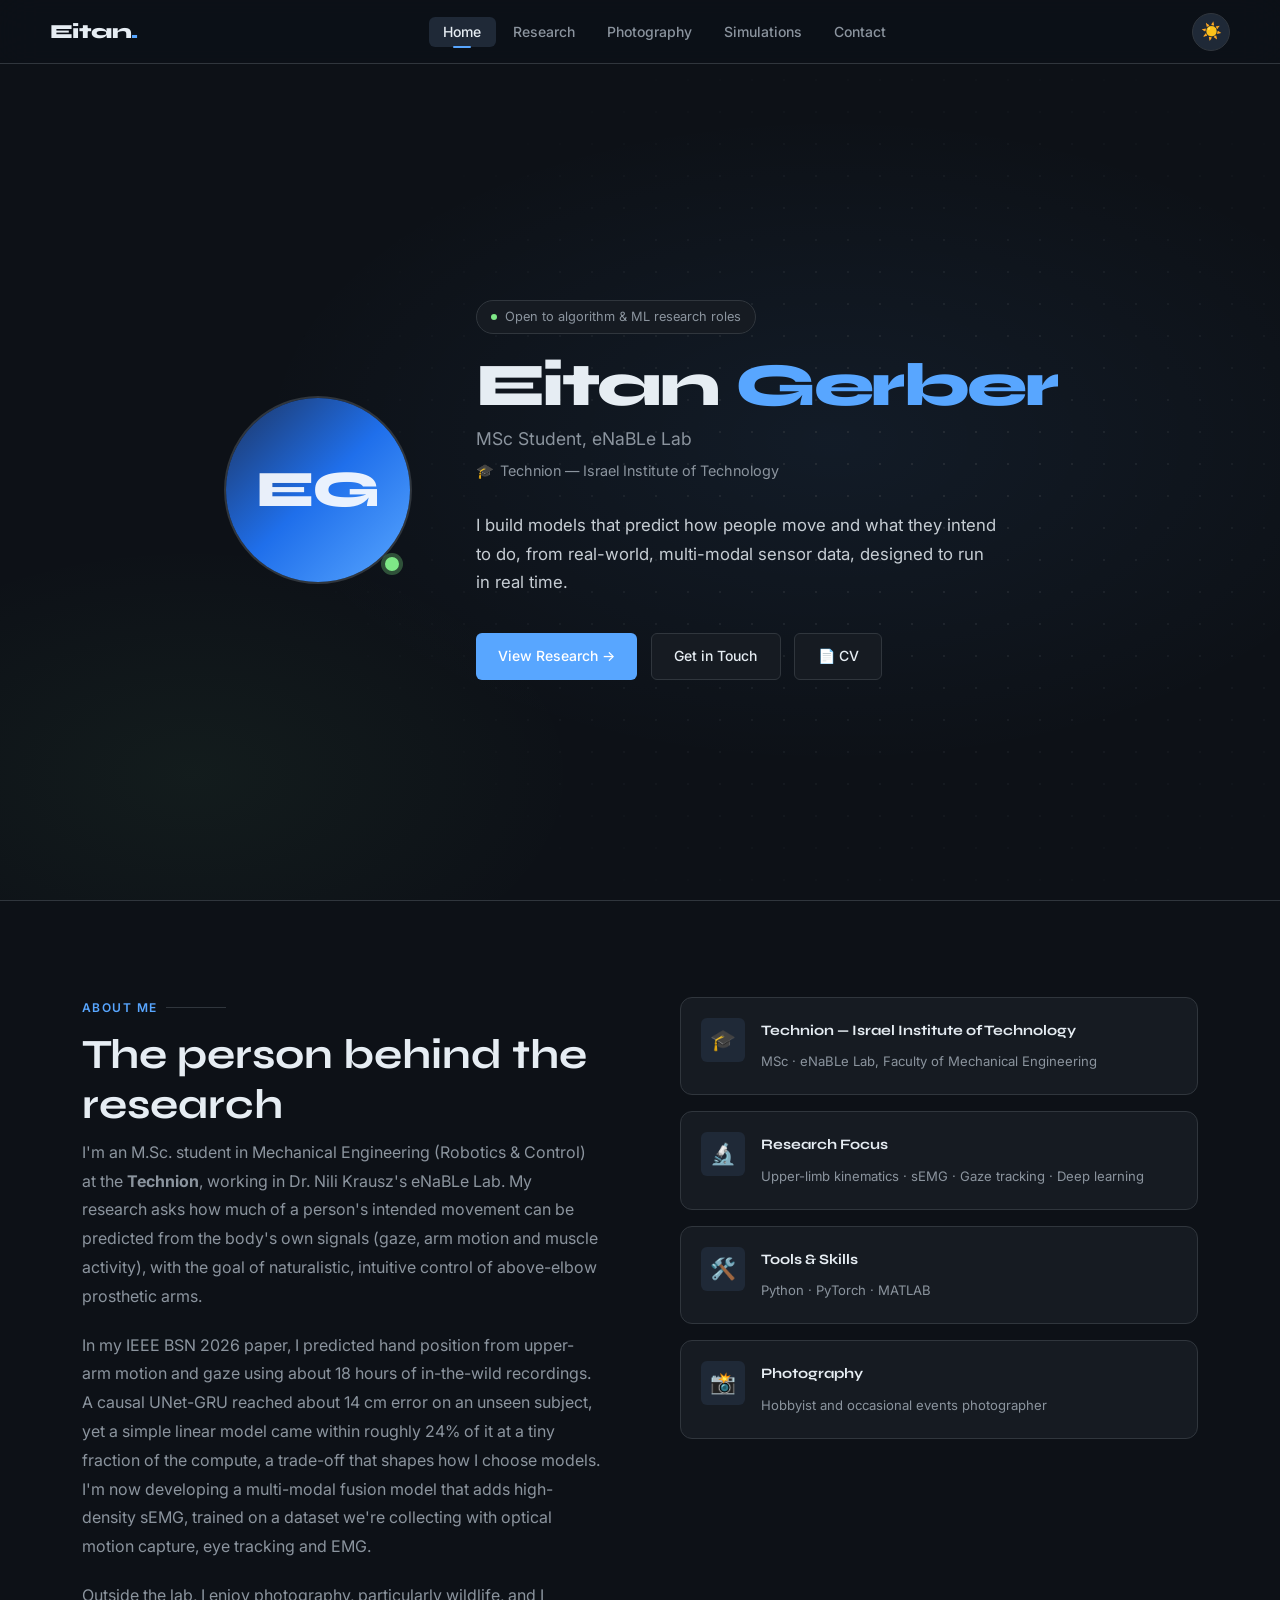
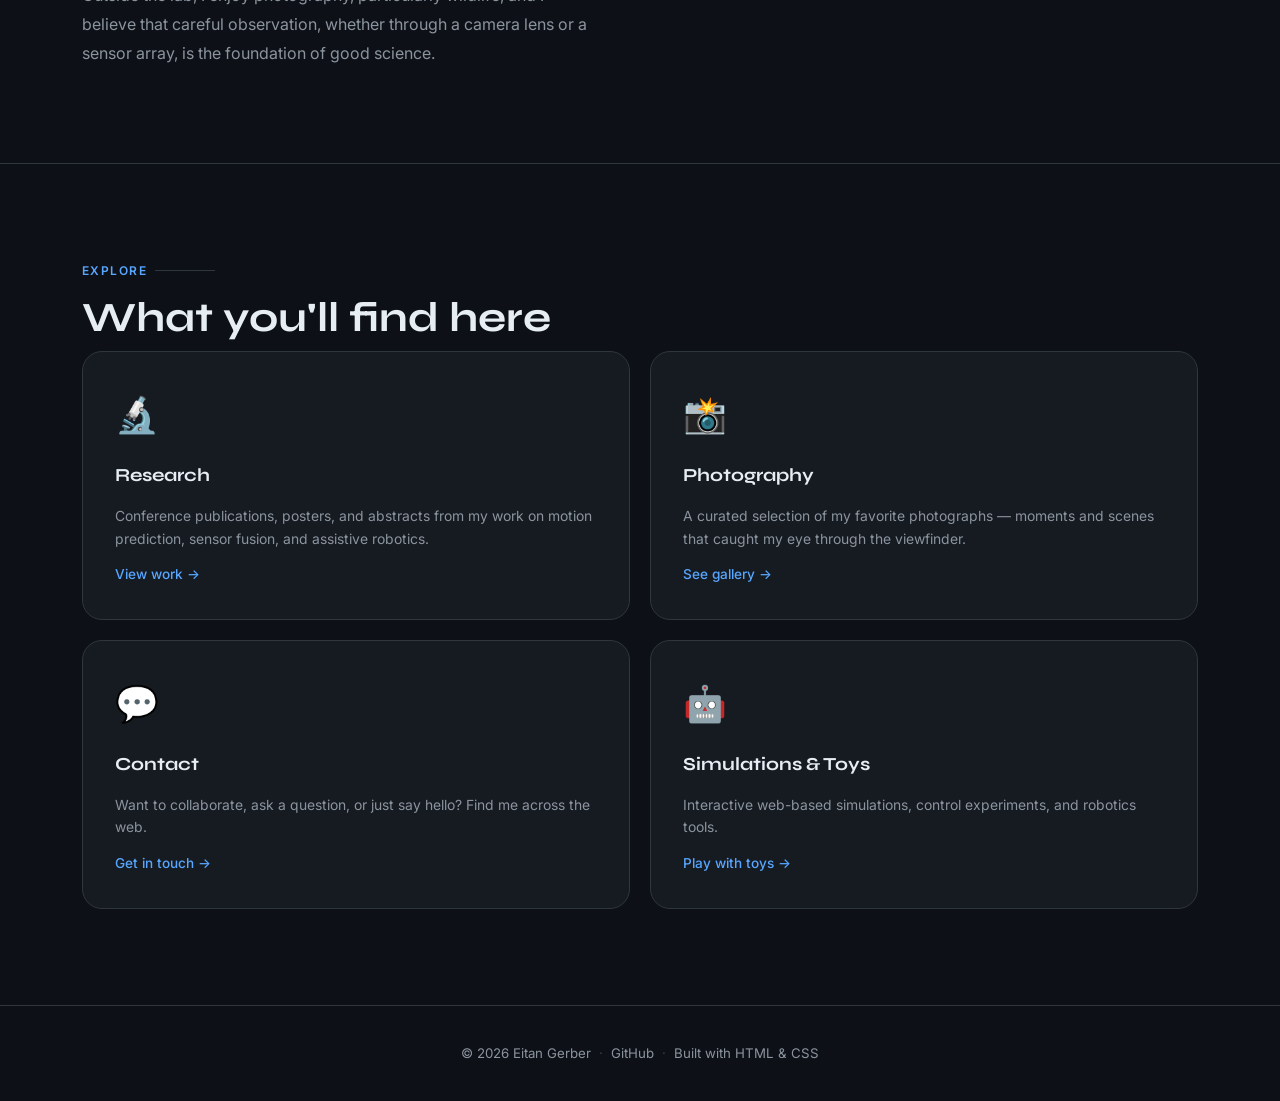
<file: index.html>
<!DOCTYPE html>
<html lang="en" data-theme="dark">

<head>
  <meta charset="UTF-8" />
  <meta name="viewport" content="width=device-width, initial-scale=1.0" />
  <title>Eitan Gerber — Robotics & ML Researcher</title>
  <meta name="description"
    content="Eitan Gerber, M.Sc. researcher at the Technion building models that predict human motion and intent from multi-modal sensor data. Research, simulations and photography." />
  <meta property="og:title" content="Eitan Gerber" />
  <meta property="og:description" content="Robotics &amp; ML research at the Technion · Simulations · Photography" />
  <meta property="og:type" content="website" />
  <meta property="og:url" content="https://e-gerber-technion.github.io" />
  <meta name="color-scheme" content="dark light" />
  <link rel="canonical" href="https://e-gerber-technion.github.io" />
  <!-- Prevent flash of wrong theme -->
  <script>
    (function () {
      try {
        var saved = localStorage.getItem('eg-site-theme');
        var theme = (saved === 'light' || saved === 'dark') ? saved : 'dark';
        document.documentElement.setAttribute('data-theme', theme);
      } catch (e) {
        document.documentElement.setAttribute('data-theme', 'dark');
      }
      document.documentElement.classList.add('js-enabled');
    })();
  </script>
  <link rel="preconnect" href="https://fonts.googleapis.com" />
  <link rel="preconnect" href="https://fonts.gstatic.com" crossorigin />
  <link rel="stylesheet" href="https://fonts.googleapis.com/css2?family=Inter:ital,opsz,wght@0,14..32,300..600;1,14..32,400&family=Syne:wght@400..800&display=swap" />
  <link rel="stylesheet" href="assets/css/style.css" />
</head>

<body>

  <!-- ============================
       NAVBAR
       ============================ -->
  <nav class="navbar" role="navigation" aria-label="Main navigation">
    <div class="navbar-inner">
      <a href="index.html" class="nav-logo" aria-label="Home">Eitan<span>.</span></a>

      <ul class="nav-links" id="nav-links" role="list">
        <li><a href="index.html">Home</a></li>
        <li><a href="research.html">Research</a></li>
        <li><a href="photography.html">Photography</a></li>
        <li><a href="simulations.html">Simulations</a></li>
        <li><a href="contact.html">Contact</a></li>
      </ul>

      <div class="nav-actions">
        <button type="button" class="theme-toggle" id="theme-toggle" aria-label="Toggle theme">☀️</button>
        <button type="button" class="hamburger" id="hamburger" aria-label="Open menu" aria-expanded="false" aria-controls="nav-links">
          <span></span><span></span><span></span>
        </button>
      </div>
    </div>
  </nav>

  <main class="page-wrapper">

    <!-- ============================
         HERO
         ============================ -->
    <section class="hero" aria-label="Introduction">
      <div class="hero-ambient"></div>
      <div class="hero-grid"></div>

      <div class="container">
        <div class="hero-content">

          <!-- Avatar -->
          <div class="hero-avatar-wrap reveal">
            <div class="hero-avatar">
              <div class="avatar-placeholder" aria-hidden="true">EG</div>
            </div>
            <div class="hero-status" aria-hidden="true">
              <div class="hero-status-pulse"></div>
            </div>
          </div>

          <!-- Text -->
          <div class="hero-text reveal reveal-delay-1">
            <div class="hero-eyebrow">
              <span class="hero-eyebrow-dot" aria-hidden="true"></span>
              Open to algorithm &amp; ML research roles
            </div>

            <h1 class="hero-name">
              Eitan <span class="accent">Gerber</span>
            </h1>

            <p class="hero-role">MSc Student, eNaBLe Lab</p>
            <p class="hero-institution">
              <span>🎓</span>
              Technion — Israel Institute of Technology
            </p>

            <p class="hero-tagline">
              I build models that predict how people move and what they intend to do,
              from real-world, multi-modal sensor data, designed to run in real time.
            </p>

            <div class="hero-ctas">
              <a href="research.html" class="btn btn-primary" id="hero-research-btn">
                View Research →
              </a>
              <a href="contact.html" class="btn btn-secondary" id="hero-contact-btn">
                Get in Touch
              </a>
              <a href="assets/Eitan_Gerber_CV.pdf" class="btn btn-secondary" target="_blank" rel="noopener" id="hero-cv-btn">
                📄 CV
              </a>
            </div>
          </div>
        </div>
      </div>
    </section>

    <!-- ============================
         ABOUT
         ============================ -->
    <section class="about-section" id="about" aria-labelledby="about-heading">
      <div class="container">
        <div class="about-grid">

          <div class="about-text">
            <div class="section-label reveal">About me</div>
            <h2 class="section-title reveal reveal-delay-1" id="about-heading">
              The person behind the research
            </h2>

            <div class="reveal reveal-delay-2">
              <p>
                I'm an M.Sc. student in Mechanical Engineering (Robotics &amp; Control) at the
                <strong>Technion</strong>, working in Dr. Nili Krausz's eNaBLe Lab. My research asks how much
                of a person's intended movement can be predicted from the body's own signals (gaze, arm motion
                and muscle activity), with the goal of naturalistic, intuitive control of above-elbow prosthetic arms.
              </p>
              <p>
                In my IEEE BSN 2026 paper, I predicted hand position from upper-arm motion and gaze using about
                18 hours of in-the-wild recordings. A causal UNet-GRU reached about 14 cm error on an unseen subject,
                yet a simple linear model came within roughly 24% of it at a tiny fraction of the compute, a trade-off
                that shapes how I choose models. I'm now developing a multi-modal fusion model that adds high-density
                sEMG, trained on a dataset we're collecting with optical motion capture, eye tracking and EMG.
              </p>
              <p>
                Outside the lab, I enjoy photography, particularly wildlife, and I believe that careful observation,
                whether through a camera lens or a sensor array, is the foundation of good science.
              </p>
            </div>
          </div>

          <div class="about-highlights reveal reveal-delay-3">
            <div class="highlight-item" id="highlight-edu">
              <div class="highlight-icon" aria-hidden="true">🎓</div>
              <div class="highlight-text">
                <strong>Technion — Israel Institute of Technology</strong>
                <span>MSc · eNaBLe Lab, Faculty of Mechanical Engineering</span>
              </div>
            </div>
            <div class="highlight-item" id="highlight-research">
              <div class="highlight-icon" aria-hidden="true">🔬</div>
              <div class="highlight-text">
                <strong>Research Focus</strong>
                <span>Upper-limb kinematics · sEMG · Gaze tracking · Deep learning</span>
              </div>
            </div>
            <div class="highlight-item" id="highlight-tools">
              <div class="highlight-icon" aria-hidden="true">🛠️</div>
              <div class="highlight-text">
                <strong>Tools & Skills</strong>
                <span>Python · PyTorch · MATLAB</span>
              </div>
            </div>
            <div class="highlight-item" id="highlight-photo">
              <div class="highlight-icon" aria-hidden="true">📸</div>
              <div class="highlight-text">
                <strong>Photography</strong>
                <span>Hobbyist and occasional events photographer</span>
              </div>
            </div>
          </div>

        </div>
      </div>
    </section>

    <!-- ============================
         QUICK LINKS
         ============================ -->
    <section class="quicklinks-section" aria-labelledby="explore-heading">
      <div class="container">
        <div class="section-label reveal">Explore</div>
        <h2 class="section-title reveal reveal-delay-1" id="explore-heading">
          What you'll find here
        </h2>
        <div class="quicklinks-grid">
          <a href="research.html" class="quicklink-card reveal reveal-delay-1" id="ql-research">
            <div class="quicklink-emoji" aria-hidden="true">🔬</div>
            <div class="quicklink-title">Research</div>
            <p class="quicklink-desc">
              Conference publications, posters, and abstracts from my work on motion prediction,
              sensor fusion, and assistive robotics.
            </p>
            <div class="quicklink-arrow">View work →</div>
          </a>

          <a href="photography.html" class="quicklink-card reveal reveal-delay-2" id="ql-photography">
            <div class="quicklink-emoji" aria-hidden="true">📸</div>
            <div class="quicklink-title">Photography</div>
            <p class="quicklink-desc">
              A curated selection of my favorite photographs — moments and scenes
              that caught my eye through the viewfinder.
            </p>
            <div class="quicklink-arrow">See gallery →</div>
          </a>

          <a href="contact.html" class="quicklink-card reveal reveal-delay-3" id="ql-contact">
            <div class="quicklink-emoji" aria-hidden="true">💬</div>
            <div class="quicklink-title">Contact</div>
            <p class="quicklink-desc">
              Want to collaborate, ask a question, or just say hello?
              Find me across the web.
            </p>
            <div class="quicklink-arrow">Get in touch →</div>
          </a>

          <a href="simulations.html" class="quicklink-card reveal reveal-delay-4" id="ql-simulations">
            <div class="quicklink-emoji" aria-hidden="true">🤖</div>
            <div class="quicklink-title">Simulations & Toys</div>
            <p class="quicklink-desc">
              Interactive web-based simulations, control experiments, and robotics tools.
            </p>
            <div class="quicklink-arrow">Play with toys →</div>
          </a>
        </div>
      </div>
    </section>

  </main>

  <!-- ============================
       FOOTER
       ============================ -->
  <footer>
    <div class="container">
      <div class="footer-inner">
        <span>© <span id="footer-year"></span> Eitan Gerber</span>
        <span class="footer-sep">·</span>
        <a href="https://github.com/e-gerber-technion" target="_blank" rel="noopener">GitHub</a>
        <span class="footer-sep">·</span>
        <span>Built with HTML &amp; CSS</span>
      </div>
    </div>
  </footer>

  <script src="assets/js/main.js" defer></script>
</body>

</html>
</file>
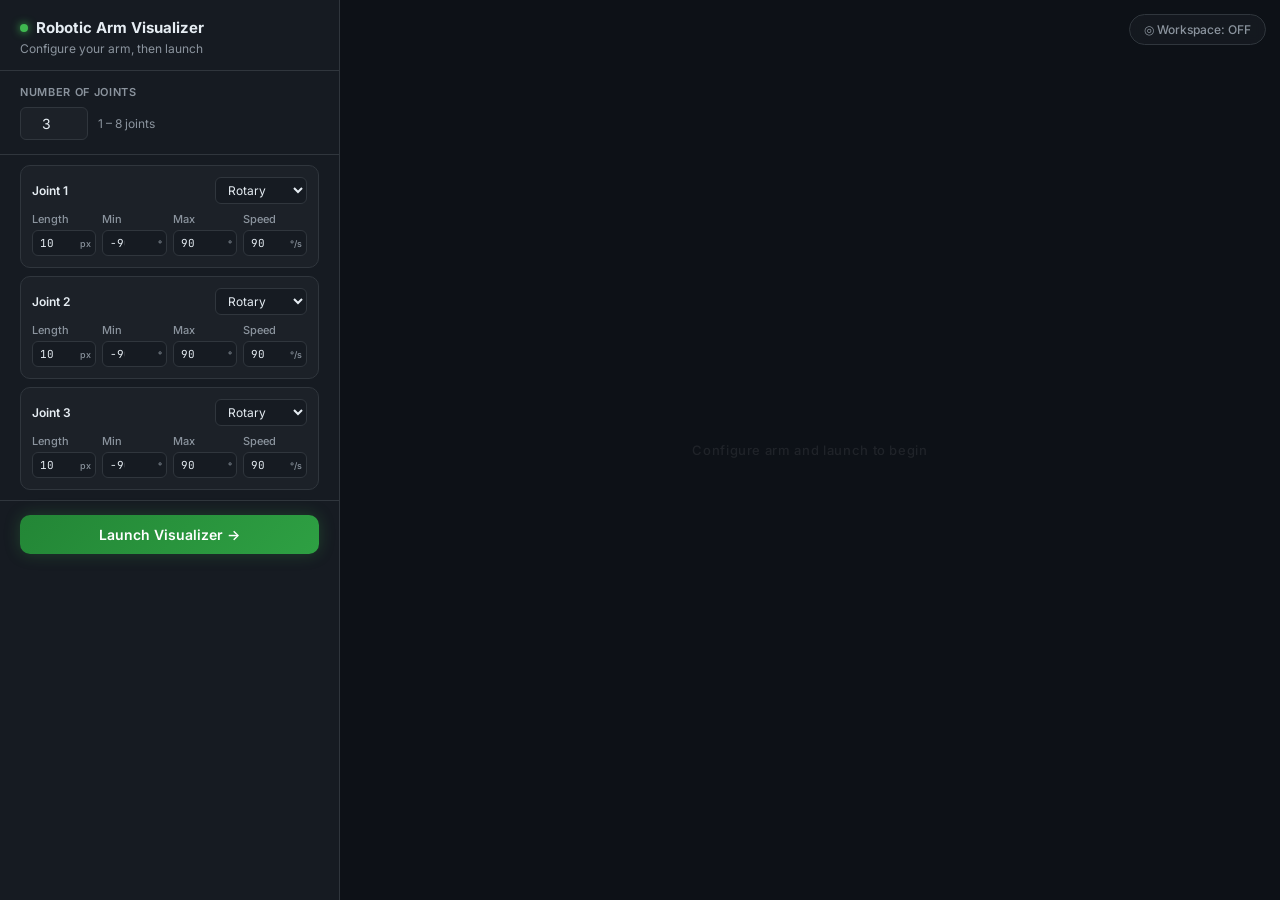
<file: simulations/arm/index.html>
<!DOCTYPE html>
<html lang="en">
<head>
  <meta charset="UTF-8">
  <meta name="viewport" content="width=device-width, initial-scale=1.0">
  <title>Robotic Arm Visualizer</title>
  <meta name="description" content="Interactive stick-figure visualizer for a configurable serial robotic arm with trajectory playback and workspace visualization.">
  <link rel="stylesheet" href="style.css">
</head>
<body>

<div class="app">

  <!-- ── Side Panel ──────────────────────────────────────────────────────── -->
  <aside class="panel">

    <!-- ═══════════════════════════════════════════════════════════════════ -->
    <!-- PHASE 1: Configuration                                              -->
    <!-- ═══════════════════════════════════════════════════════════════════ -->
    <div id="phase-config">

      <div class="panel-header">
        <div class="panel-title"><span class="dot"></span>Robotic Arm Visualizer</div>
        <div class="panel-subtitle">Configure your arm, then launch</div>
      </div>

      <div class="config-section">
        <div class="config-label">Number of Joints</div>
        <div class="count-row">
          <input type="number" id="joint-count" value="3" min="1" max="8" step="1">
          <span class="count-hint">1 – 8 joints</span>
        </div>
      </div>

      <div id="joint-rows"></div>

      <div class="config-footer">
        <button id="btn-launch" class="btn-primary">Launch Visualizer →</button>
      </div>

    </div><!-- /phase-config -->

    <!-- ═══════════════════════════════════════════════════════════════════ -->
    <!-- PHASE 2: Control                                                    -->
    <!-- ═══════════════════════════════════════════════════════════════════ -->
    <div id="phase-control" class="hidden">

      <div class="panel-header">
        <div class="panel-title"><span class="dot"></span>Joint Controls</div>
        <div class="panel-subtitle">Drag sliders or use trajectory playback</div>
      </div>

      <!-- Legend -->
      <div class="legend">
        <div class="legend-item">
          <div class="legend-dot" style="background:#58a6ff;box-shadow:0 0 6px #58a6ff"></div>Rotary (°)
        </div>
        <div class="legend-item">
          <div class="legend-diamond" style="background:#ffa657;box-shadow:0 0 6px #ffa657"></div>Prismatic (px)
        </div>
        <div class="legend-item">
          <div class="legend-dot" style="background:#ff7b72;box-shadow:0 0 6px #ff7b72"></div>End-effector
        </div>
      </div>

      <!-- Manual sliders (built by ui.js) -->
      <div id="slider-panel"></div>

      <!-- ── Trajectory Panel ───────────────────────────────────────────── -->
      <div class="traj-section">
        <div class="traj-header" id="traj-header">
          <span class="traj-title">⏵ Trajectory</span>
          <span class="traj-toggle-hint">click to expand</span>
        </div>

        <div class="traj-body" id="traj-body">

          <!-- Code editor -->
          <div class="traj-editor-wrap">
            <textarea
              id="traj-code"
              class="traj-code"
              spellcheck="false"
              placeholder="# time(s)  J1  J2  J3&#10;0.0  0  0  0&#10;2.0  45  30  -20"></textarea>
          </div>

          <div class="traj-file-row">
            <button id="btn-traj-file" class="btn-ghost">📂 Load File</button>
            <button id="btn-traj-load" class="btn-ghost">↻ Parse</button>
            <input type="file" id="traj-file-input" accept=".txt,.csv,.tsv" style="display:none">
          </div>

          <div class="traj-status-row">
            <span id="traj-status" class="traj-status">Press Parse or Play to load</span>
          </div>

          <!-- Progress / scrubber -->
          <div class="traj-scrubber-wrap">
            <input type="range" id="traj-scrubber" class="traj-scrubber" min="0" max="1" step="0.01" value="0">
            <span id="traj-time" class="traj-time">0.00 / 0.00 s</span>
          </div>

          <!-- Playback controls -->
          <div class="traj-controls">
            <button id="btn-traj-play"  class="btn-traj-play" disabled>▶ Play</button>
            <button id="btn-traj-stop"  class="btn-ghost btn-traj-sm">■ Stop</button>
          </div>

        </div><!-- /traj-body -->
      </div><!-- /traj-section -->

      <!-- Footer -->
      <div class="control-footer">
        <div class="endpoint-display" id="endpoint-display">End-effector: (— px, — px)</div>
        <div class="btn-row">
          <button id="btn-reconfig" class="btn-secondary">← Reconfigure</button>
          <button id="btn-reset"    class="btn-secondary">Reset All</button>
        </div>
      </div>

    </div><!-- /phase-control -->

  </aside><!-- /panel -->

  <!-- ── Canvas Area ─────────────────────────────────────────────────────── -->
  <main class="canvas-area">
    <canvas id="arm-canvas"></canvas>
    <div class="canvas-hint" id="canvas-hint">Configure arm and launch to begin</div>

    <!-- Workspace toggle (floating) -->
    <button id="btn-workspace" class="btn-workspace">◎ Workspace: OFF</button>
  </main>

</div><!-- /app -->

<!-- Load order: arm → renderer → workspace → trajectory → ui -->
<script src="arm.js"></script>
<script src="renderer.js"></script>
<script src="workspace.js"></script>
<script src="trajectory.js"></script>
<script src="ui.js"></script>

<script>
  // Trajectory accordion
  document.addEventListener('DOMContentLoaded', () => {
    const header = document.getElementById('traj-header');
    const body   = document.getElementById('traj-body');
    header.addEventListener('click', () => {
      const open = body.classList.toggle('traj-open');
      header.querySelector('.traj-toggle-hint').textContent = open ? 'click to collapse' : 'click to expand';
    });
  });
</script>

</body>
</html>
</file>
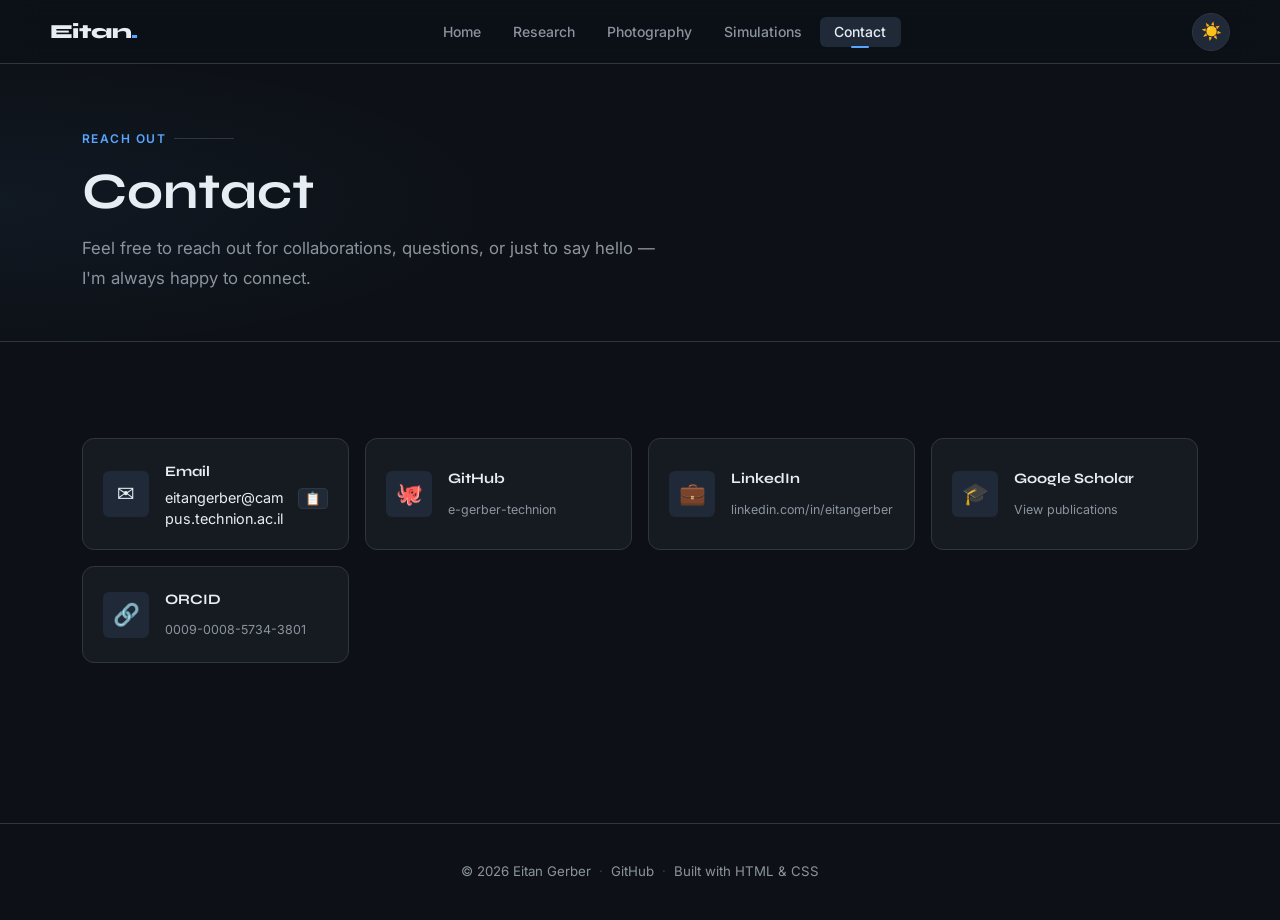
<file: contact.html>
<!DOCTYPE html>
<html lang="en" data-theme="dark">

<head>
  <meta charset="UTF-8" />
  <meta name="viewport" content="width=device-width, initial-scale=1.0" />
  <title>Contact — Eitan Gerber</title>
  <meta name="description"
    content="Get in touch with Eitan Gerber — links to GitHub, LinkedIn, Google Scholar, and more." />
  <meta name="color-scheme" content="dark light" />
  <link rel="canonical" href="https://e-gerber-technion.github.io/contact.html" />
  <script>
    (function () {
      try {
        var saved = localStorage.getItem('eg-site-theme');
        var theme = (saved === 'light' || saved === 'dark') ? saved : 'dark';
        document.documentElement.setAttribute('data-theme', theme);
      } catch (e) {
        document.documentElement.setAttribute('data-theme', 'dark');
      }
      document.documentElement.classList.add('js-enabled');
    })();
  </script>
  <link rel="preconnect" href="https://fonts.googleapis.com" />
  <link rel="preconnect" href="https://fonts.gstatic.com" crossorigin />
  <link rel="stylesheet" href="https://fonts.googleapis.com/css2?family=Inter:ital,opsz,wght@0,14..32,300..600;1,14..32,400&family=Syne:wght@400..800&display=swap" />
  <link rel="stylesheet" href="assets/css/style.css" />
</head>

<body>

  <!-- NAVBAR -->
  <nav class="navbar" role="navigation" aria-label="Main navigation">
    <div class="navbar-inner">
      <a href="index.html" class="nav-logo" aria-label="Home">Eitan<span>.</span></a>
      <ul class="nav-links" id="nav-links" role="list">
        <li><a href="index.html">Home</a></li>
        <li><a href="research.html">Research</a></li>
        <li><a href="photography.html">Photography</a></li>
        <li><a href="simulations.html">Simulations</a></li>
        <li><a href="contact.html">Contact</a></li>
      </ul>
      <div class="nav-actions">
        <button type="button" class="theme-toggle" id="theme-toggle" aria-label="Toggle theme">☀️</button>
        <button type="button" class="hamburger" id="hamburger" aria-label="Open menu" aria-expanded="false" aria-controls="nav-links">
          <span></span><span></span><span></span>
        </button>
      </div>
    </div>
  </nav>

  <main class="page-wrapper">

    <!-- PAGE HEADER -->
    <header class="page-header" aria-labelledby="contact-heading">
      <div class="page-header-bg" aria-hidden="true"></div>
      <div class="container">
        <div class="page-header-content">
          <div class="section-label">Reach out</div>
          <h1 id="contact-heading">Contact</h1>
          <p>
            Feel free to reach out for collaborations, questions, or just to say hello —
            I'm always happy to connect.
          </p>
        </div>
      </div>
    </header>

    <!-- LINKS SECTION -->
    <section class="contact-section" aria-label="Contact links">
      <div class="container">

        <div class="links-grid reveal" aria-label="Social and academic profiles">

          <!-- Email -->
          <div class="link-card" id="contact-email">
            <div class="link-card-icon" aria-hidden="true">✉️</div>
            <div class="link-card-text">
              <strong>Email</strong>
              <div class="email-wrapper">
                <a href="mailto:eitangerber@campus.technion.ac.il" id="email-text" title="Send email">
                  eitangerber@campus.technion.ac.il
                </a>
                <button type="button" class="copy-btn" aria-label="Copy email address">
                  <span id="copy-icon">📋</span>
                </button>
              </div>
            </div>
          </div>

          <!-- GitHub -->
          <a class="link-card" id="contact-github" href="https://github.com/e-gerber-technion" target="_blank"
            rel="noopener" aria-label="GitHub profile">
            <div class="link-card-icon" aria-hidden="true">🐙</div>
            <div class="link-card-text">
              <strong>GitHub</strong>
              <span>e-gerber-technion</span>
            </div>
          </a>

          <!-- LinkedIn -->
          <a class="link-card" id="contact-linkedin" href="https://www.linkedin.com/in/eitangerber/" target="_blank"
            rel="noopener" aria-label="LinkedIn profile">
            <div class="link-card-icon" aria-hidden="true">💼</div>
            <div class="link-card-text">
              <strong>LinkedIn</strong>
              <span>linkedin.com/in/eitangerber</span>
            </div>
          </a>

          <!-- Google Scholar -->
          <a class="link-card" id="contact-scholar" href="https://scholar.google.com/citations?user=S-z3cLgAAAAJ&amp;hl=en"
            target="_blank" rel="noopener" aria-label="Google Scholar profile">
            <div class="link-card-icon" aria-hidden="true">🎓</div>
            <div class="link-card-text">
              <strong>Google Scholar</strong>
              <span>View publications</span>
            </div>
          </a>

          <!-- ORCID -->
          <a class="link-card" id="contact-orcid" href="https://orcid.org/0009-0008-5734-3801" target="_blank" rel="noopener" aria-label="ORCID profile">
            <div class="link-card-icon" aria-hidden="true">🔗</div>
            <div class="link-card-text">
              <strong>ORCID</strong>
              <span>0009-0008-5734-3801</span>
            </div>
          </a>

          <!-- ResearchGate -->
          <!--
          <a class="link-card" id="contact-researchgate" href="#" target="_blank" rel="noopener"
            aria-label="ResearchGate profile">
            <div class="link-card-icon" aria-hidden="true">📖</div>
            <div class="link-card-text">
              <strong>ResearchGate</strong>
              <span>View profile</span>
            </div>
          </a> -->

        </div>

      </div>
    </section>

  </main>

  <footer>
    <div class="container">
      <div class="footer-inner">
        <span>© <span id="footer-year"></span> Eitan Gerber</span>
        <span class="footer-sep">·</span>
        <a href="https://github.com/e-gerber-technion" target="_blank" rel="noopener">GitHub</a>
        <span class="footer-sep">·</span>
        <span>Built with HTML &amp; CSS</span>
      </div>
    </div>
  </footer>

  <script src="assets/js/main.js" defer></script>
</body>

</html>
</file>
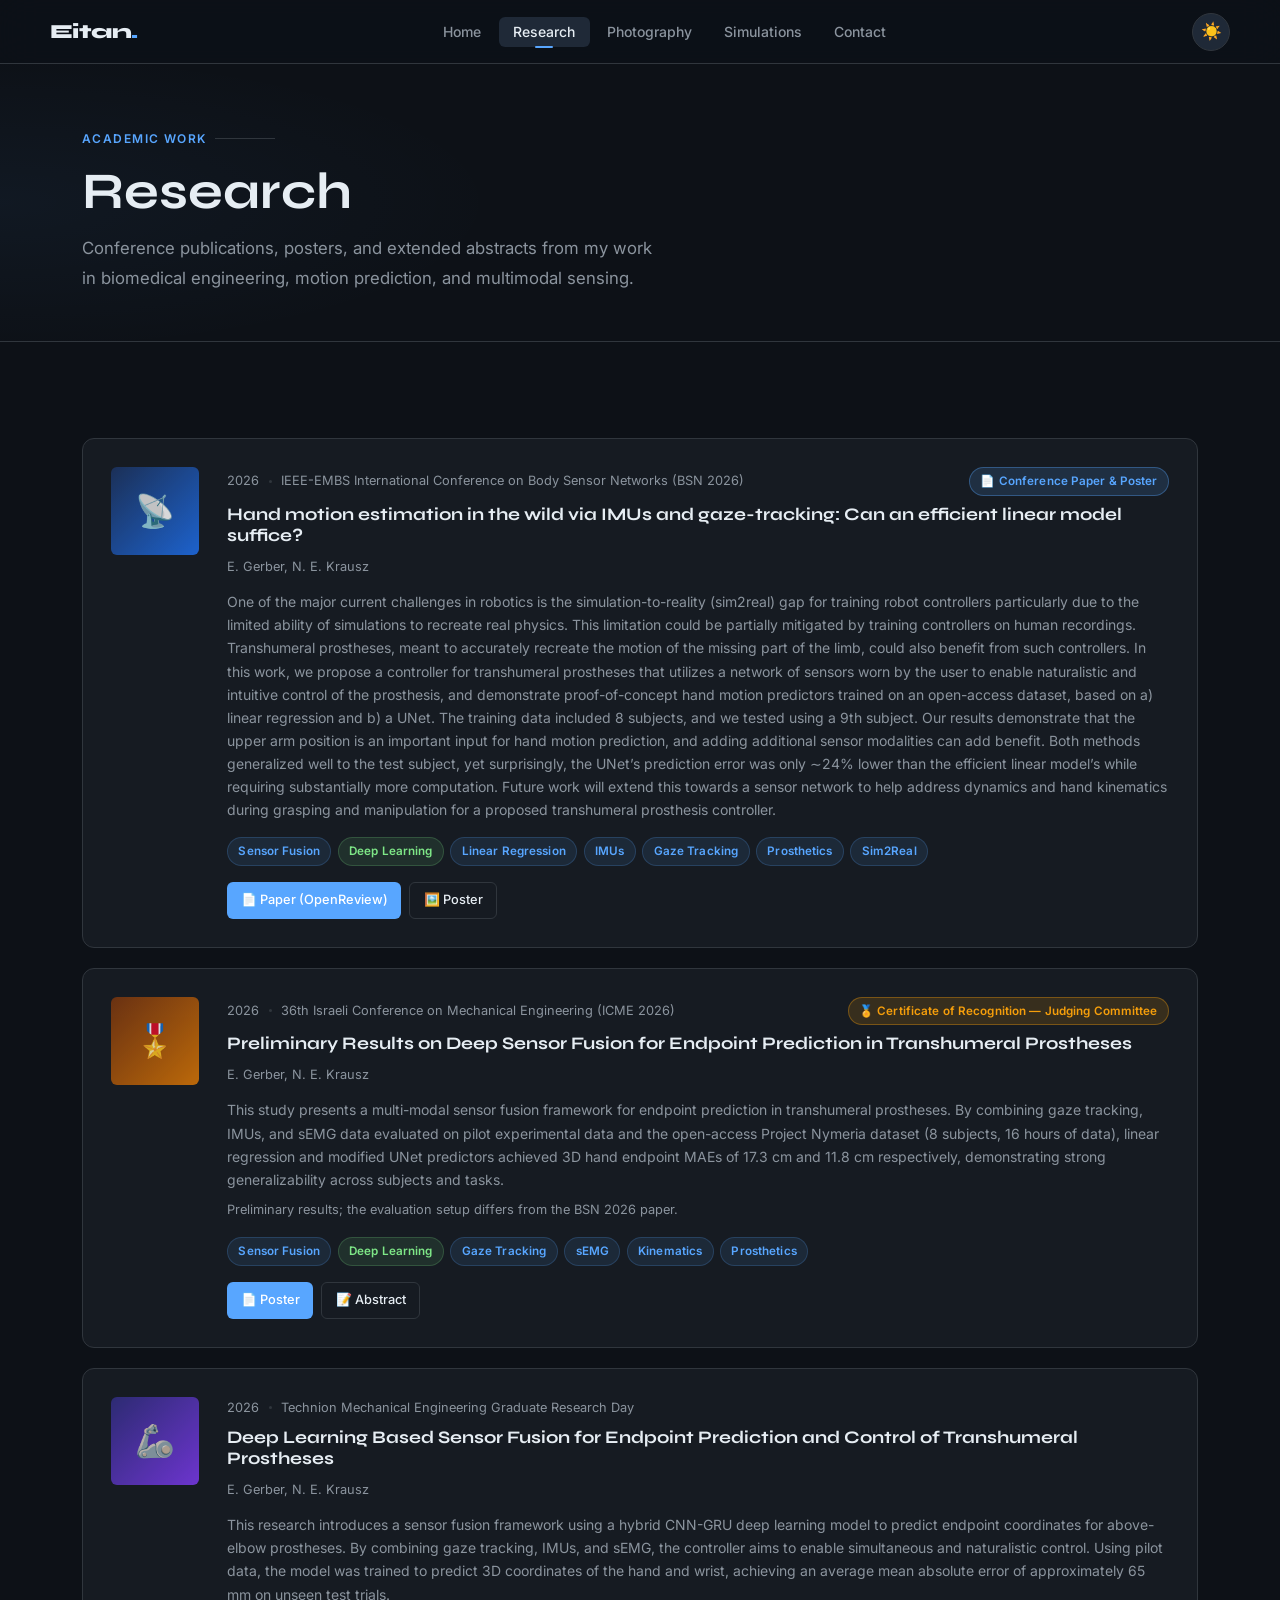
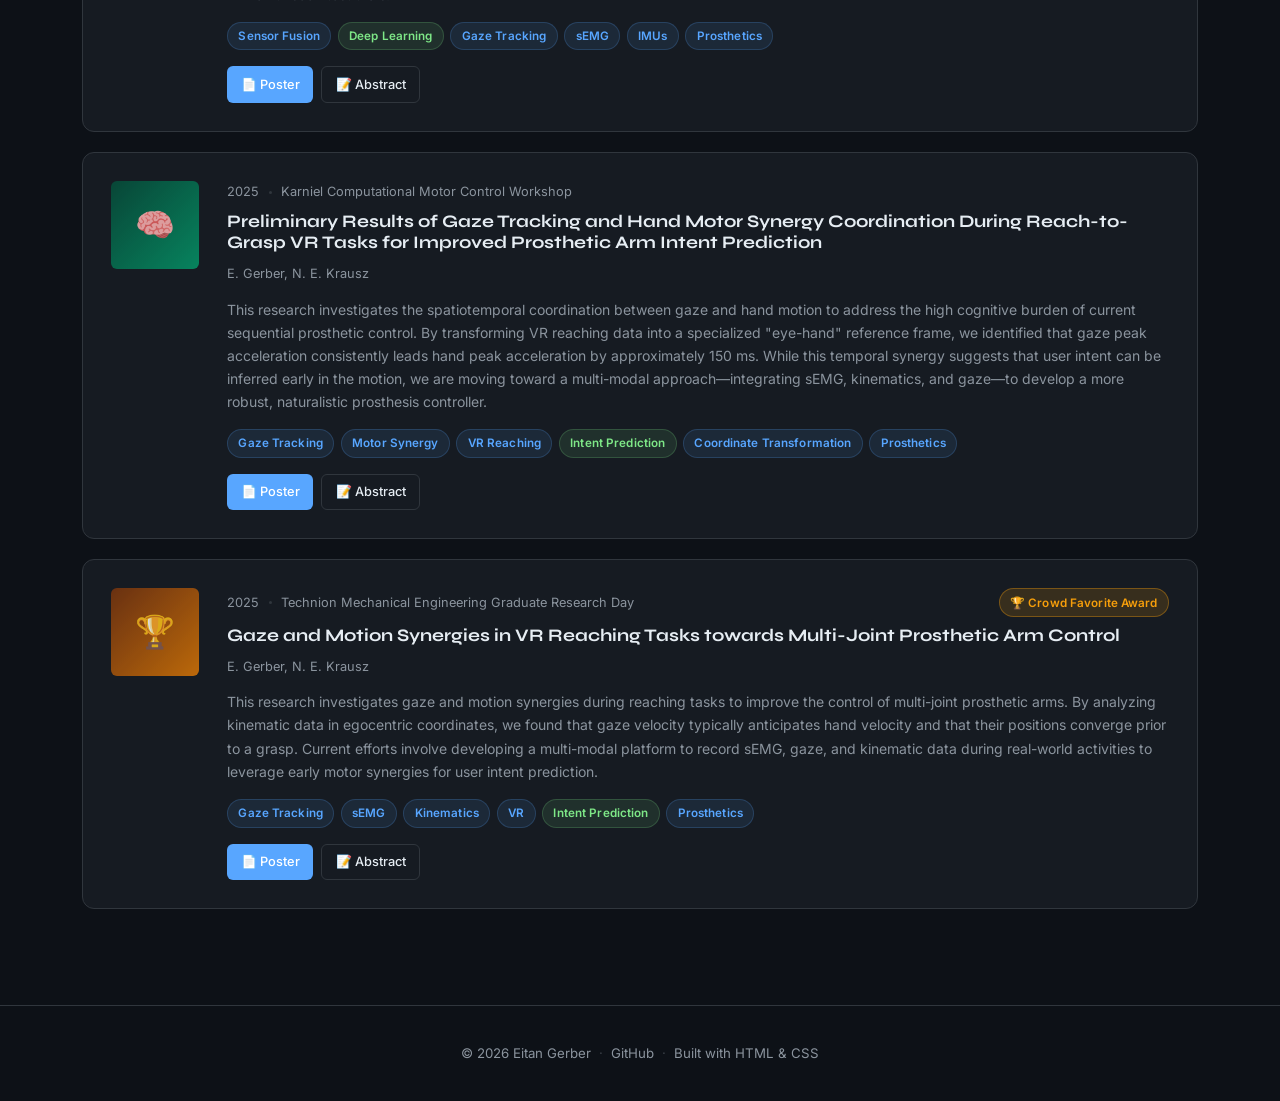
<file: research.html>
<!DOCTYPE html>
<html lang="en" data-theme="dark">

<head>
  <meta charset="UTF-8" />
  <meta name="viewport" content="width=device-width, initial-scale=1.0" />
  <title>Research — Eitan Gerber</title>
  <meta name="description"
    content="Research publications, posters, and extended abstracts by Eitan Gerber — upper-limb kinematics, EMG, gaze tracking, and deep learning." />
  <meta name="color-scheme" content="dark light" />
  <link rel="canonical" href="https://e-gerber-technion.github.io/research.html" />
  <script>
    (function () {
      try {
        var saved = localStorage.getItem('eg-site-theme');
        var theme = (saved === 'light' || saved === 'dark') ? saved : 'dark';
        document.documentElement.setAttribute('data-theme', theme);
      } catch (e) {
        document.documentElement.setAttribute('data-theme', 'dark');
      }
      document.documentElement.classList.add('js-enabled');
    })();
  </script>
  <link rel="preconnect" href="https://fonts.googleapis.com" />
  <link rel="preconnect" href="https://fonts.gstatic.com" crossorigin />
  <link rel="stylesheet" href="https://fonts.googleapis.com/css2?family=Inter:ital,opsz,wght@0,14..32,300..600;1,14..32,400&family=Syne:wght@400..800&display=swap" />
  <link rel="stylesheet" href="assets/css/style.css" />
</head>

<body>

  <!-- NAVBAR -->
  <nav class="navbar" role="navigation" aria-label="Main navigation">
    <div class="navbar-inner">
      <a href="index.html" class="nav-logo" aria-label="Home">Eitan<span>.</span></a>
      <ul class="nav-links" id="nav-links" role="list">
        <li><a href="index.html">Home</a></li>
        <li><a href="research.html">Research</a></li>
        <li><a href="photography.html">Photography</a></li>
        <li><a href="simulations.html">Simulations</a></li>
        <li><a href="contact.html">Contact</a></li>
      </ul>
      <div class="nav-actions">
        <button type="button" class="theme-toggle" id="theme-toggle" aria-label="Toggle theme">☀️</button>
        <button type="button" class="hamburger" id="hamburger" aria-label="Open menu" aria-expanded="false" aria-controls="nav-links">
          <span></span><span></span><span></span>
        </button>
      </div>
    </div>
  </nav>

  <main class="page-wrapper">

    <!-- PAGE HEADER -->
    <header class="page-header" aria-labelledby="research-heading">
      <div class="page-header-bg" aria-hidden="true"></div>
      <div class="container">
        <div class="page-header-content">
          <div class="section-label">Academic work</div>
          <h1 id="research-heading">Research</h1>
          <p>
            Conference publications, posters, and extended abstracts from my work in biomedical engineering,
            motion prediction, and multimodal sensing.
          </p>
        </div>
      </div>
    </header>

    <!-- RESEARCH SECTION -->
    <section class="research-section" aria-label="Research publications">
      <div class="container">

        <div class="research-grid" id="research-grid">

          <!-- ── ENTRY 1 ────────────────────────────────────────────── -->
          <article class="research-card reveal" id="paper-1" aria-labelledby="paper-1-title">
            <div class="research-thumb research-thumb-blue" aria-hidden="true">📡</div>
            <div class="research-body">
              <div class="research-meta">
                <span>2026</span>
                <span class="dot" aria-hidden="true"></span>
                <span>IEEE-EMBS International Conference on Body Sensor Networks (BSN 2026)</span>
                <span class="pub-tag">📄 Conference Paper &amp; Poster</span>
              </div>

              <h2 class="research-title" id="paper-1-title">
                Hand motion estimation in the wild via IMUs and gaze-tracking: Can an efficient linear model suffice?
              </h2>

              <p class="research-meta" style="margin-bottom: 0.75rem;">
                E. Gerber, N. E. Krausz
              </p>

              <p class="research-abstract">
                One of the major current challenges in robotics is the simulation-to-reality (sim2real) gap for training robot
                controllers particularly due to the limited ability of simulations to recreate real physics. This limitation could be
                partially mitigated by training controllers on human recordings. Transhumeral prostheses, meant to accurately
                recreate the motion of the missing part of the limb, could also benefit from such controllers. In this work, we propose
                a controller for transhumeral prostheses that utilizes a network of sensors worn by the user to enable naturalistic and
                intuitive control of the prosthesis, and demonstrate proof-of-concept hand motion predictors trained on an open-access
                dataset, based on a) linear regression and b) a UNet. The training data included 8 subjects, and we tested using a 9th subject.
                Our results demonstrate that the upper arm position is an important input for hand motion prediction, and adding additional
                sensor modalities can add benefit. Both methods generalized well to the test subject, yet surprisingly, the UNet’s prediction
                error was only ∼24% lower than the efficient linear model’s while requiring substantially more computation. Future work will
                extend this towards a sensor network to help address dynamics and hand kinematics during grasping and manipulation for a proposed
                transhumeral prosthesis controller.
              </p>

              <div class="research-tags" aria-label="Topics">
                <span class="tag">Sensor Fusion</span>
                <span class="tag green">Deep Learning</span>
                <span class="tag">Linear Regression</span>
                <span class="tag">IMUs</span>
                <span class="tag">Gaze Tracking</span>
                <span class="tag">Prosthetics</span>
                <span class="tag">Sim2Real</span>
              </div>

              <div class="research-links">
                <a href="https://openreview.net/forum?id=MZpfsGPCVB" class="btn btn-primary btn-sm"
                  id="paper-1-openreview" target="_blank" rel="noopener" aria-label="Open IEEE BSN 2026 paper on OpenReview">
                  📄 Paper (OpenReview)
                </a>
                <a href="assets/research/posters/BSN_2026_Poster_Eitan_Gerber.pdf" class="btn btn-secondary btn-sm"
                  id="paper-1-poster" target="_blank" rel="noopener" aria-label="Open poster PDF for IEEE BSN 2026">
                  🖼️ Poster
                </a>
              </div>
            </div>
          </article>

          <!-- ── ENTRY 2 ────────────────────────────────────────────── -->
          <article class="research-card reveal reveal-delay-1" id="paper-2" aria-labelledby="paper-2-title">
            <div class="research-thumb research-thumb-amber" aria-hidden="true">🎖️</div>
            <div class="research-body">
              <div class="research-meta">
                <span>2026</span>
                <span class="dot" aria-hidden="true"></span>
                <span>36th Israeli Conference on Mechanical Engineering (ICME 2026)</span>
                <span class="award-tag">🏅 Certificate of Recognition — Judging Committee</span>
              </div>

              <h2 class="research-title" id="paper-2-title">
                Preliminary Results on Deep Sensor Fusion for Endpoint Prediction in Transhumeral Prostheses
              </h2>

              <p class="research-meta" style="margin-bottom: 0.75rem;">
                E. Gerber, N. E. Krausz
              </p>

              <p class="research-abstract">
                This study presents a multi-modal sensor fusion framework for endpoint prediction in transhumeral
                prostheses. By combining gaze tracking, IMUs, and sEMG data evaluated on pilot experimental data and the
                open-access Project Nymeria dataset (8 subjects, 16 hours of data), linear regression and modified UNet
                predictors achieved 3D hand endpoint MAEs of 17.3 cm and 11.8 cm respectively, demonstrating strong
                generalizability across subjects and tasks.
              </p>

              <p class="research-meta" style="margin-top: -0.5rem; margin-bottom: 1rem;">
                Preliminary results; the evaluation setup differs from the BSN 2026 paper.
              </p>

              <div class="research-tags" aria-label="Topics">
                <span class="tag">Sensor Fusion</span>
                <span class="tag green">Deep Learning</span>
                <span class="tag">Gaze Tracking</span>
                <span class="tag">sEMG</span>
                <span class="tag">Kinematics</span>
                <span class="tag">Prosthetics</span>
              </div>

              <div class="research-links">
                <a href="assets/research/posters/ICME_2026_Poster_Eitan_Gerber.pdf" class="btn btn-primary btn-sm"
                  id="paper-2-poster" target="_blank" rel="noopener" aria-label="Open poster PDF for paper 2">
                  📄 Poster
                </a>
                <a href="assets/research/abstracts/ICME_2026_Poster_Eitan_Gerber.pdf" class="btn btn-secondary btn-sm"
                  id="paper-2-abstract" target="_blank" rel="noopener" aria-label="Open abstract PDF for paper 2">
                  📝 Abstract
                </a>
              </div>
            </div>
          </article>

          <!-- ── ENTRY 3 ────────────────────────────────────────────── -->
          <article class="research-card reveal reveal-delay-2" id="paper-3" aria-labelledby="paper-3-title">
            <div class="research-thumb research-thumb-purple" aria-hidden="true">🦾</div>
            <div class="research-body">
              <div class="research-meta">
                <span>2026</span>
                <span class="dot" aria-hidden="true"></span>
                <span>Technion Mechanical Engineering Graduate Research Day</span>
              </div>

              <h2 class="research-title" id="paper-3-title">
                Deep Learning Based Sensor Fusion for Endpoint Prediction and Control of Transhumeral Prostheses
              </h2>

              <p class="research-meta" style="margin-bottom: 0.75rem;">
                E. Gerber, N. E. Krausz
              </p>

              <p class="research-abstract">
                This research introduces a sensor fusion framework using a hybrid CNN-GRU deep learning model to predict
                endpoint coordinates for above-elbow prostheses. By combining gaze tracking, IMUs, and sEMG, the
                controller aims to enable simultaneous and naturalistic control. Using pilot data, the model was trained
                to predict 3D coordinates of the hand and wrist, achieving an average mean absolute error of
                approximately 65 mm on unseen test trials.
              </p>

              <div class="research-tags" aria-label="Topics">
                <span class="tag">Sensor Fusion</span>
                <span class="tag green">Deep Learning</span>
                <span class="tag">Gaze Tracking</span>
                <span class="tag">sEMG</span>
                <span class="tag">IMUs</span>
                <span class="tag">Prosthetics</span>
              </div>

              <div class="research-links">
                <a href="assets/research/posters/ME_Poster_Session_S2026_Eitan_Gerber.pdf"
                  class="btn btn-primary btn-sm" id="paper-3-poster" target="_blank" rel="noopener"
                  aria-label="Open poster PDF for paper 3">
                  📄 Poster
                </a>
                <a href="assets/research/abstracts/ME_Poster_Session_S2026_Eitan_Gerber.pdf"
                  class="btn btn-secondary btn-sm" id="paper-3-abstract" target="_blank" rel="noopener"
                  aria-label="Open abstract PDF for paper 3">
                  📝 Abstract
                </a>
              </div>
            </div>
          </article>

          <!-- ── ENTRY 4 ────────────────────────────────────────────── -->
          <article class="research-card reveal reveal-delay-3" id="paper-4" aria-labelledby="paper-4-title">
            <div class="research-thumb research-thumb-green" aria-hidden="true">🧠</div>
            <div class="research-body">
              <div class="research-meta">
                <span>2025</span>
                <span class="dot" aria-hidden="true"></span>
                <span>Karniel Computational Motor Control Workshop</span>
              </div>

              <h2 class="research-title" id="paper-4-title">
                Preliminary Results of Gaze Tracking and Hand Motor Synergy Coordination During Reach-to-Grasp VR Tasks
                for Improved Prosthetic Arm Intent Prediction
              </h2>

              <p class="research-meta" style="margin-bottom: 0.75rem;">
                E. Gerber, N. E. Krausz
              </p>

              <p class="research-abstract">
                This research investigates the spatiotemporal coordination between gaze and hand motion to address the
                high cognitive burden of current sequential prosthetic control. By transforming VR reaching data into a
                specialized "eye-hand" reference frame, we identified that gaze peak acceleration consistently leads
                hand peak acceleration by approximately 150 ms. While this temporal synergy suggests that user intent
                can be inferred early in the motion, we are moving toward a multi-modal approach—integrating sEMG,
                kinematics, and gaze—to develop a more robust, naturalistic prosthesis controller.
              </p>

              <div class="research-tags" aria-label="Topics">
                <span class="tag">Gaze Tracking</span>
                <span class="tag">Motor Synergy</span>
                <span class="tag">VR Reaching</span>
                <span class="tag green">Intent Prediction</span>
                <span class="tag">Coordinate Transformation</span>
                <span class="tag">Prosthetics</span>
              </div>

              <div class="research-links">
                <a href="assets/research/posters/CMCW_Poster_E_Gerber_N_Krausz.pdf" class="btn btn-primary btn-sm"
                  id="paper-4-poster" target="_blank" rel="noopener" aria-label="Open poster PDF for paper 4">
                  📄 Poster
                </a>
                <a href="assets/research/abstracts/CMCW_Poster_E_Gerber_N_Krausz.pdf" class="btn btn-secondary btn-sm"
                  id="paper-4-abstract" target="_blank" rel="noopener" aria-label="Open abstract PDF for paper 4">
                  📝 Abstract
                </a>
              </div>
            </div>
          </article>

          <!-- ── ENTRY 5 ────────────────────────────────────────────── -->
          <article class="research-card reveal reveal-delay-4" id="paper-5" aria-labelledby="paper-5-title">
            <div class="research-thumb research-thumb-amber" aria-hidden="true">🏆</div>
            <div class="research-body">
              <div class="research-meta">
                <span>2025</span>
                <span class="dot" aria-hidden="true"></span>
                <span>Technion Mechanical Engineering Graduate Research Day</span>
                <span class="award-tag">🏆 Crowd Favorite Award</span>
              </div>

              <h2 class="research-title" id="paper-5-title">
                Gaze and Motion Synergies in VR Reaching Tasks towards Multi-Joint Prosthetic Arm Control
              </h2>

              <p class="research-meta" style="margin-bottom: 0.75rem;">
                E. Gerber, N. E. Krausz
              </p>

              <p class="research-abstract">
                This research investigates gaze and motion synergies during reaching tasks to improve the control of
                multi-joint prosthetic arms. By analyzing kinematic data in egocentric coordinates, we found that gaze
                velocity typically anticipates hand velocity and that their positions converge prior to a grasp. Current
                efforts involve developing a multi-modal platform to record sEMG, gaze, and kinematic data during
                real-world activities to leverage early motor synergies for user intent prediction.
              </p>

              <div class="research-tags" aria-label="Topics">
                <span class="tag">Gaze Tracking</span>
                <span class="tag">sEMG</span>
                <span class="tag">Kinematics</span>
                <span class="tag">VR</span>
                <span class="tag green">Intent Prediction</span>
                <span class="tag">Prosthetics</span>
              </div>

              <div class="research-links">
                <a href="assets/research/posters/ME_Poster_Session_S2025_Eitan_Gerber.pdf"
                  class="btn btn-primary btn-sm" id="paper-5-poster" target="_blank" rel="noopener"
                  aria-label="Open poster PDF for paper 5">
                  📄 Poster
                </a>
                <a href="assets/research/abstracts/ME_Poster_Session_S2025_Eitan_Gerber.pdf"
                  class="btn btn-secondary btn-sm" id="paper-5-abstract" target="_blank" rel="noopener"
                  aria-label="Open abstract PDF for paper 5">
                  📝 Abstract
                </a>
              </div>
            </div>
          </article>

        </div><!-- /research-grid -->

      </div>
    </section>

  </main>

  <footer>
    <div class="container">
      <div class="footer-inner">
        <span>© <span id="footer-year"></span> Eitan Gerber</span>
        <span class="footer-sep">·</span>
        <a href="https://github.com/e-gerber-technion" target="_blank" rel="noopener">GitHub</a>
        <span class="footer-sep">·</span>
        <span>Built with HTML &amp; CSS</span>
      </div>
    </div>
  </footer>

  <script src="assets/js/main.js" defer></script>
</body>

</html>
</file>
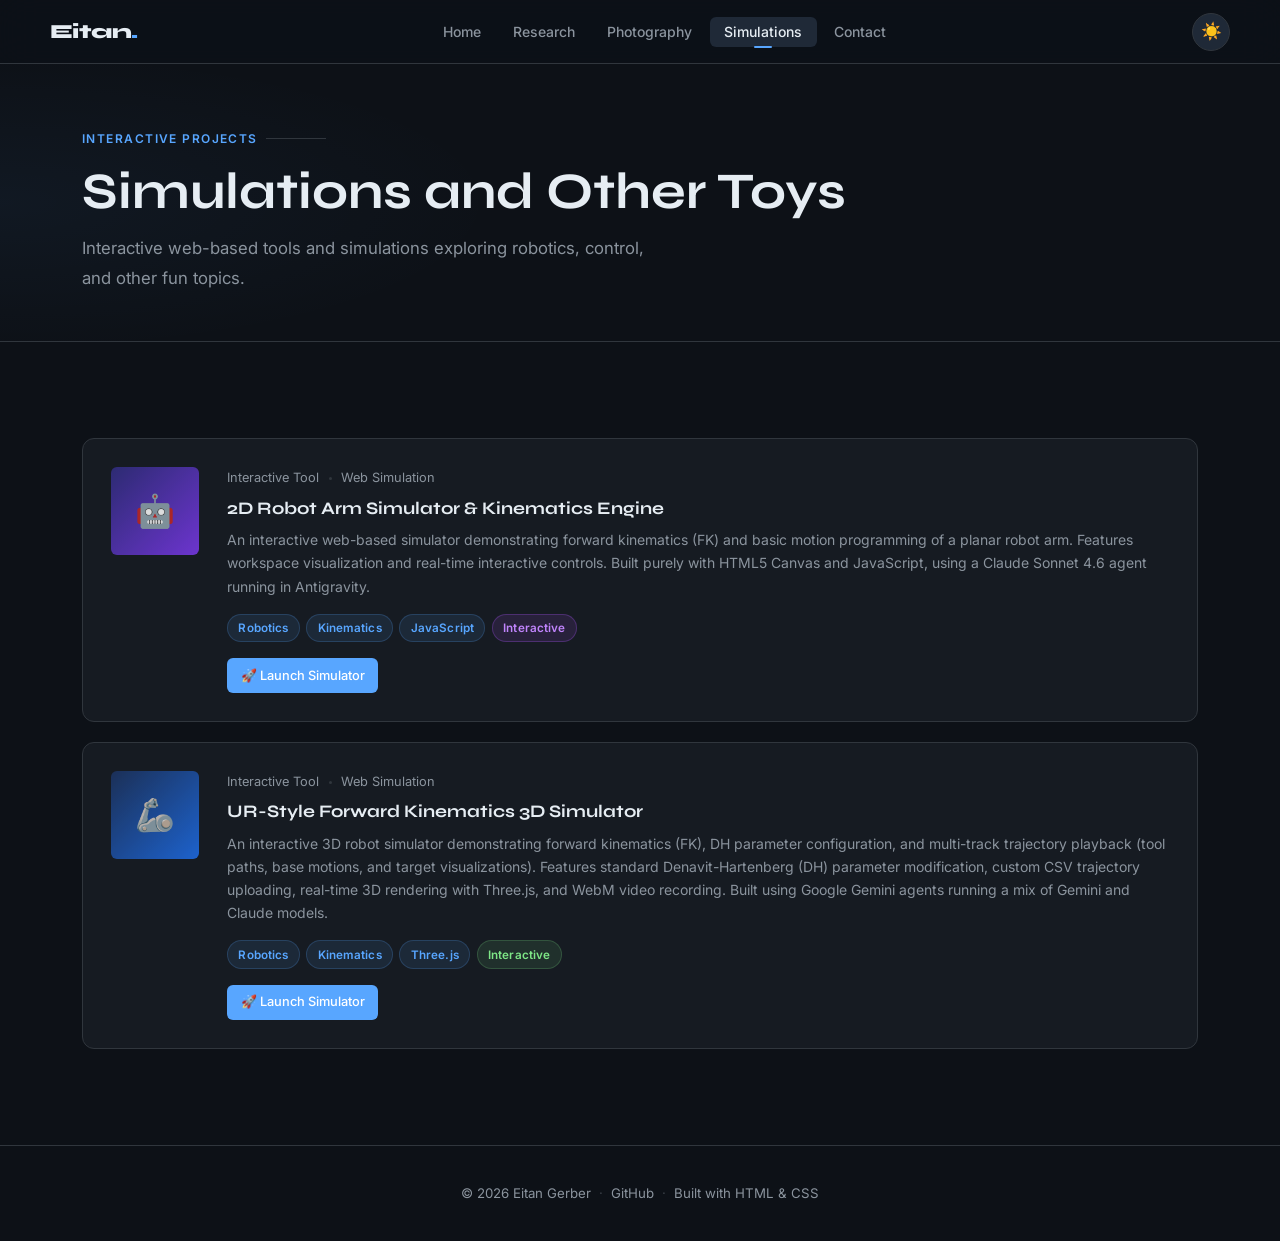
<file: simulations.html>
<!DOCTYPE html>
<html lang="en" data-theme="dark">

<head>
  <meta charset="UTF-8" />
  <meta name="viewport" content="width=device-width, initial-scale=1.0" />
  <title>Simulations & Toys — Eitan Gerber</title>
  <meta name="description" content="Interactive simulations and projects by Eitan Gerber." />
  <meta name="color-scheme" content="dark light" />
  <link rel="canonical" href="https://e-gerber-technion.github.io/simulations.html" />
  <script>
    (function () {
      try {
        var saved = localStorage.getItem('eg-site-theme');
        var theme = (saved === 'light' || saved === 'dark') ? saved : 'dark';
        document.documentElement.setAttribute('data-theme', theme);
      } catch (e) {
        document.documentElement.setAttribute('data-theme', 'dark');
      }
      document.documentElement.classList.add('js-enabled');
    })();
  </script>
  <link rel="preconnect" href="https://fonts.googleapis.com" />
  <link rel="preconnect" href="https://fonts.gstatic.com" crossorigin />
  <link rel="stylesheet" href="https://fonts.googleapis.com/css2?family=Inter:ital,opsz,wght@0,14..32,300..600;1,14..32,400&family=Syne:wght@400..800&display=swap" />
  <link rel="stylesheet" href="assets/css/style.css" />
</head>

<body>

  <!-- NAVBAR -->
  <nav class="navbar" role="navigation" aria-label="Main navigation">
    <div class="navbar-inner">
      <a href="index.html" class="nav-logo" aria-label="Home">Eitan<span>.</span></a>
      <ul class="nav-links" id="nav-links" role="list">
        <li><a href="index.html">Home</a></li>
        <li><a href="research.html">Research</a></li>
        <li><a href="photography.html">Photography</a></li>
        <li><a href="simulations.html">Simulations</a></li>
        <li><a href="contact.html">Contact</a></li>
      </ul>
      <div class="nav-actions">
        <button type="button" class="theme-toggle" id="theme-toggle" aria-label="Toggle theme">☀️</button>
        <button type="button" class="hamburger" id="hamburger" aria-label="Open menu" aria-expanded="false" aria-controls="nav-links">
          <span></span><span></span><span></span>
        </button>
      </div>
    </div>
  </nav>

  <main class="page-wrapper">

    <!-- PAGE HEADER -->
    <header class="page-header" aria-labelledby="simulations-heading">
      <div class="page-header-bg" aria-hidden="true"></div>
      <div class="container">
        <div class="page-header-content">
          <div class="section-label">Interactive Projects</div>
          <h1 id="simulations-heading">Simulations and Other Toys</h1>
          <p>
            Interactive web-based tools and simulations exploring robotics, control, and other fun topics.
          </p>
        </div>
      </div>
    </header>

    <!-- SIMULATIONS SECTION -->
    <section class="research-section" aria-label="Simulations">
      <div class="container">

        <div class="research-grid" id="research-grid">

          <article class="research-card reveal" id="sim-1" aria-labelledby="sim-1-title">
            <div class="research-thumb research-thumb-purple" aria-hidden="true">🤖</div>
            <div class="research-body">
              <div class="research-meta">
                <span>Interactive Tool</span>
                <span class="dot" aria-hidden="true"></span>
                <span>Web Simulation</span>
              </div>

              <h2 class="research-title" id="sim-1-title">
                2D Robot Arm Simulator & Kinematics Engine
              </h2>

              <p class="research-abstract">
                An interactive web-based simulator demonstrating forward kinematics (FK) and basic motion programming of
                a planar robot arm. Features workspace visualization and real-time interactive controls. Built purely
                with HTML5 Canvas and JavaScript, using a Claude Sonnet 4.6 agent running in Antigravity.
              </p>

              <div class="research-tags" aria-label="Topics">
                <span class="tag">Robotics</span>
                <span class="tag">Kinematics</span>
                <span class="tag">JavaScript</span>
                <span class="tag purple">Interactive</span>
              </div>

              <div class="research-links">
                <a href="simulations/arm/index.html" class="btn btn-primary btn-sm" id="sim-1-launch" target="_blank"
                  rel="noopener" aria-label="Launch Robot Arm Simulator">
                  🚀 Launch Simulator
                </a>
              </div>
            </div>
          </article>

          <article class="research-card reveal reveal-delay-1" id="sim-2" aria-labelledby="sim-2-title">
            <div class="research-thumb research-thumb-blue" aria-hidden="true">🦾</div>
            <div class="research-body">
              <div class="research-meta">
                <span>Interactive Tool</span>
                <span class="dot" aria-hidden="true"></span>
                <span>Web Simulation</span>
              </div>

              <h2 class="research-title" id="sim-2-title">
                UR-Style Forward Kinematics 3D Simulator
              </h2>

              <p class="research-abstract">
                An interactive 3D robot simulator demonstrating forward kinematics (FK), DH parameter configuration, and multi-track trajectory playback (tool paths, base motions, and target visualizations). Features standard Denavit-Hartenberg (DH) parameter modification, custom CSV trajectory uploading, real-time 3D rendering with Three.js, and WebM video recording. Built using Google Gemini agents running a mix of Gemini and Claude models.
              </p>

              <div class="research-tags" aria-label="Topics">
                <span class="tag">Robotics</span>
                <span class="tag">Kinematics</span>
                <span class="tag">Three.js</span>
                <span class="tag green">Interactive</span>
              </div>

              <div class="research-links">
                <a href="simulations/ur/index.html" class="btn btn-primary btn-sm" id="sim-2-launch" target="_blank"
                  rel="noopener" aria-label="Launch UR Robot Simulator">
                  🚀 Launch Simulator
                </a>
              </div>
            </div>
          </article>

        </div>

      </div>
    </section>

  </main>

  <footer>
    <div class="container">
      <div class="footer-inner">
        <span>© <span id="footer-year"></span> Eitan Gerber</span>
        <span class="footer-sep">·</span>
        <a href="https://github.com/e-gerber-technion" target="_blank" rel="noopener">GitHub</a>
        <span class="footer-sep">·</span>
        <span>Built with HTML &amp; CSS</span>
      </div>
    </div>
  </footer>

  <script src="assets/js/main.js" defer></script>
</body>

</html>
</file>
<file: assets/css/style.css>
/* =====================================================
   PERSONAL WEBSITE — DESIGN SYSTEM
   Eitan Gerber · e-gerber-technion.github.io
   ===================================================== */


/* ---- CSS Reset ---- */
*,
*::before,
*::after {
  box-sizing: border-box;
  margin: 0;
  padding: 0;
}

/* =====================================================
   THEME TOKENS
   ===================================================== */
:root {
  /* --- Dark Theme (default) --- */
  --bg: #0d1117;
  --bg-alt: #080c10;
  --surface: #161b22;
  --surface-2: #1f2937;
  --border: #30363d;
  --accent: #58a6ff;
  --accent-rgb: 88, 166, 255;
  --accent-2: #7ee787;
  --accent-2-rgb: 126, 231, 135;
  --text: #e6edf3;
  --text-rgb: 230, 237, 243;
  --muted: #8b949e;
  --shadow: 0 8px 32px rgba(0, 0, 0, 0.45);
  --shadow-sm: 0 2px 10px rgba(0, 0, 0, 0.3);

  /* --- Layout --- */
  --nav-height: 64px;
  --max-width: 1180px;
  --section-gap: 6rem;

  /* --- Transitions --- */
  --t: 200ms ease;
  --t-theme: 300ms cubic-bezier(0.4, 0, 0.2, 1);

  /* --- Radii --- */
  --r-sm: 6px;
  --r: 12px;
  --r-lg: 20px;
  --r-xl: 28px;
}

[data-theme="light"] {
  --bg: #f6f8fa;
  --bg-alt: #eaedf0;
  --surface: #ffffff;
  --surface-2: #f0f3f6;
  --border: #d0d7de;
  --accent: #0969da;
  --accent-rgb: 9, 105, 218;
  --accent-2: #1a7f37;
  --accent-2-rgb: 26, 127, 55;
  --text: #1f2328;
  --text-rgb: 31, 35, 40;
  --muted: #636c76;
  --shadow: 0 8px 32px rgba(0, 0, 0, 0.1);
  --shadow-sm: 0 2px 10px rgba(0, 0, 0, 0.07);
}

/* =====================================================
   BASE
   ===================================================== */
html {
  scroll-behavior: smooth;
  font-size: 16px;
}

body {
  font-family: 'Inter', system-ui, sans-serif;
  background-color: var(--bg);
  color: var(--text);
  line-height: 1.75;
  transition:
    background-color var(--t-theme),
    color var(--t-theme);
  min-height: 100vh;
  overflow-x: hidden;
}

h1,
h2,
h3,
h4,
h5,
h6 {
  font-family: 'Syne', sans-serif;
  font-weight: 700;
  line-height: 1.2;
  color: var(--text);
  transition: color var(--t-theme);
}

a {
  color: var(--accent);
  text-decoration: none;
  transition: color var(--t), opacity var(--t);
}

a:hover {
  opacity: 0.8;
}

img {
  max-width: 100%;
  height: auto;
  display: block;
}

/* =====================================================
   LAYOUT UTILITIES
   ===================================================== */
.container {
  max-width: var(--max-width);
  margin: 0 auto;
  padding: 0 2rem;
}

.page-wrapper {
  padding-top: var(--nav-height);
}

.visually-hidden {
  position: absolute;
  width: 1px;
  height: 1px;
  overflow: hidden;
  clip: rect(0, 0, 0, 0);
  white-space: nowrap;
}

/* =====================================================
   NAVBAR
   ===================================================== */
.navbar {
  position: fixed;
  top: 0;
  left: 0;
  right: 0;
  height: var(--nav-height);
  z-index: 1000;
  display: flex;
  align-items: center;
  padding: 0 2rem;
  backdrop-filter: blur(20px) saturate(160%);
  -webkit-backdrop-filter: blur(20px) saturate(160%);
  background: rgba(13, 17, 23, 0.75);
  border-bottom: 1px solid var(--border);
  transition:
    background var(--t-theme),
    border-color var(--t-theme);
}

[data-theme="light"] .navbar {
  background: rgba(246, 248, 250, 0.85);
}

.navbar-inner {
  display: flex;
  align-items: center;
  width: 100%;
  max-width: var(--max-width);
  margin: 0 auto;
}

/* Logo */
.nav-logo {
  font-family: 'Syne', sans-serif;
  font-weight: 800;
  font-size: 1.25rem;
  color: var(--text);
  text-decoration: none;
  letter-spacing: -0.03em;
  flex-shrink: 0;
  transition: color var(--t-theme);
}

.nav-logo span {
  color: var(--accent);
}

/* Links */
.nav-links {
  display: flex;
  gap: 0.2rem;
  list-style: none;
  margin: 0 auto;
}

.nav-links a {
  font-size: 0.875rem;
  font-weight: 500;
  color: var(--muted);
  text-decoration: none;
  padding: 0.4rem 0.9rem;
  border-radius: var(--r-sm);
  position: relative;
  transition: color var(--t), background var(--t);
}

.nav-links a:hover,
.nav-links a.active {
  color: var(--text);
  background: var(--surface-2);
  opacity: 1;
}

.nav-links a.active::after {
  content: '';
  position: absolute;
  bottom: -1px;
  left: 50%;
  transform: translateX(-50%);
  width: 18px;
  height: 2px;
  background: var(--accent);
  border-radius: 2px;
}

/* Actions */
.nav-actions {
  display: flex;
  align-items: center;
  gap: 0.6rem;
  flex-shrink: 0;
}

/* Theme Toggle */
.theme-toggle {
  background: var(--surface-2);
  border: 1px solid var(--border);
  border-radius: 50%;
  width: 38px;
  height: 38px;
  display: flex;
  align-items: center;
  justify-content: center;
  cursor: pointer;
  font-size: 1.05rem;
  color: var(--muted);
  transition:
    background var(--t),
    border-color var(--t),
    transform var(--t);
}

.theme-toggle:hover {
  background: var(--surface);
  border-color: var(--accent);
  transform: rotate(15deg);
}

/* Hamburger */
.hamburger {
  display: none;
  flex-direction: column;
  gap: 5px;
  cursor: pointer;
  background: none;
  border: none;
  padding: 4px;
}

.hamburger span {
  display: block;
  width: 22px;
  height: 2px;
  background: var(--text);
  border-radius: 2px;
  transition: transform 0.3s ease, opacity 0.3s ease;
}

.hamburger.active span:nth-child(1) {
  transform: translateY(7px) rotate(45deg);
}

.hamburger.active span:nth-child(2) {
  opacity: 0;
}

.hamburger.active span:nth-child(3) {
  transform: translateY(-7px) rotate(-45deg);
}

/* =====================================================
   SECTION SHARED STYLES
   ===================================================== */
.section-label {
  font-size: 0.75rem;
  font-weight: 600;
  letter-spacing: 0.12em;
  text-transform: uppercase;
  color: var(--accent);
  margin-bottom: 0.75rem;
  display: flex;
  align-items: center;
  gap: 0.5rem;
}

.section-label::after {
  content: '';
  flex: 1;
  height: 1px;
  background: var(--border);
  max-width: 60px;
}

.section-title {
  font-size: clamp(1.8rem, 4vw, 2.6rem);
  margin-bottom: 0.5rem;
}

.section-subtitle {
  color: var(--muted);
  font-size: 1.05rem;
  margin-bottom: 3rem;
  max-width: 560px;
}

/* =====================================================
   BUTTONS
   ===================================================== */
.btn {
  display: inline-flex;
  align-items: center;
  gap: 0.45rem;
  padding: 0.65rem 1.4rem;
  border-radius: var(--r-sm);
  font-size: 0.875rem;
  font-weight: 500;
  font-family: 'Inter', sans-serif;
  text-decoration: none;
  cursor: pointer;
  border: none;
  transition: all var(--t);
  white-space: nowrap;
}

.btn-primary {
  background: var(--accent);
  color: #fff;
}

.btn-primary:hover {
  opacity: 0.88;
  transform: translateY(-2px);
  box-shadow: 0 4px 16px rgba(var(--accent-rgb), 0.35);
}

.btn-secondary {
  background: var(--surface);
  color: var(--text);
  border: 1px solid var(--border);
}

.btn-secondary:hover {
  background: var(--surface-2);
  border-color: var(--accent);
  color: var(--accent);
  transform: translateY(-2px);
  opacity: 1;
}

.btn-sm {
  padding: 0.38rem 0.85rem;
  font-size: 0.8rem;
}

/* =====================================================
   HERO — index.html
   ===================================================== */
.hero {
  min-height: calc(100vh - var(--nav-height));
  display: flex;
  align-items: center;
  position: relative;
  overflow: hidden;
  padding: 5rem 0 4rem;
}

/* Ambient background */
.hero-ambient {
  position: absolute;
  inset: 0;
  z-index: 0;
  background:
    radial-gradient(ellipse 75% 65% at 65% 45%, rgba(88, 166, 255, 0.07) 0%, transparent 60%),
    radial-gradient(ellipse 55% 50% at 15% 85%, rgba(126, 231, 135, 0.05) 0%, transparent 55%);
  transition: opacity var(--t-theme);
}

/* Dot grid */
.hero-grid {
  position: absolute;
  inset: 0;
  z-index: 0;
  background-image: radial-gradient(var(--border) 1px, transparent 1px);
  background-size: 32px 32px;
  opacity: 0.6;
  mask-image: radial-gradient(ellipse 70% 80% at 70% 50%, black 10%, transparent 70%);
  -webkit-mask-image: radial-gradient(ellipse 70% 80% at 70% 50%, black 10%, transparent 70%);
  transition: opacity var(--t-theme);
}

.hero-content {
  position: relative;
  z-index: 1;
  display: grid;
  grid-template-columns: auto 1fr;
  gap: 4rem;
  align-items: center;
}

/* Avatar */
.hero-avatar-wrap {
  position: relative;
}

.hero-avatar {
  width: 188px;
  height: 188px;
  border-radius: 50%;
  border: 2px solid var(--border);
  overflow: hidden;
  position: relative;
  transition: border-color var(--t), box-shadow var(--t);
}

.hero-avatar:hover {
  border-color: var(--accent);
  box-shadow: 0 0 0 6px rgba(var(--accent-rgb), 0.12);
}

.hero-avatar img {
  width: 100%;
  height: 100%;
  object-fit: cover;
}

.avatar-placeholder {
  width: 100%;
  height: 100%;
  background: linear-gradient(135deg, #1d3461 0%, #1f6feb 50%, #58a6ff 100%);
  display: flex;
  align-items: center;
  justify-content: center;
  font-family: 'Syne', sans-serif;
  font-size: 3.2rem;
  font-weight: 800;
  color: rgba(255, 255, 255, 0.9);
  letter-spacing: -0.02em;
}

.hero-status {
  position: absolute;
  bottom: 10px;
  right: 10px;
  width: 20px;
  height: 20px;
  background: var(--accent-2);
  border-radius: 50%;
  border: 3px solid var(--bg);
  transition: background var(--t-theme), border-color var(--t-theme);
}

.hero-status-pulse {
  position: absolute;
  inset: -4px;
  border-radius: 50%;
  background: var(--accent-2);
  opacity: 0.3;
  animation: status-pulse 2.5s ease-in-out infinite;
}

@keyframes status-pulse {

  0%,
  100% {
    transform: scale(1);
    opacity: 0.3;
  }

  50% {
    transform: scale(1.6);
    opacity: 0;
  }
}

/* Hero text */
.hero-eyebrow {
  display: inline-flex;
  align-items: center;
  gap: 0.5rem;
  background: var(--surface);
  border: 1px solid var(--border);
  border-radius: 100px;
  padding: 0.3rem 0.9rem;
  font-size: 0.8rem;
  color: var(--muted);
  margin-bottom: 1.25rem;
  transition: background var(--t-theme), border-color var(--t-theme);
}

.hero-eyebrow-dot {
  width: 6px;
  height: 6px;
  border-radius: 50%;
  background: var(--accent-2);
  animation: blink 2s ease-in-out infinite;
}

@keyframes blink {

  0%,
  100% {
    opacity: 1;
  }

  50% {
    opacity: 0.35;
  }
}

.hero-name {
  font-size: clamp(2.4rem, 5.5vw, 3.8rem);
  font-weight: 800;
  letter-spacing: -0.04em;
  line-height: 1.05;
  margin-bottom: 0.4rem;
}

.hero-name .accent {
  color: var(--accent);
}

.hero-role {
  font-size: 1.1rem;
  color: var(--muted);
  font-family: 'Inter', sans-serif;
  font-weight: 400;
  margin-bottom: 0.2rem;
}

.hero-institution {
  font-size: 0.9rem;
  color: var(--muted);
  margin-bottom: 1.75rem;
  display: flex;
  align-items: center;
  gap: 0.4rem;
}

.hero-tagline {
  font-size: 1.05rem;
  color: var(--text);
  max-width: 520px;
  margin-bottom: 2.25rem;
  line-height: 1.7;
  opacity: 0.85;
}

.hero-ctas {
  display: flex;
  gap: 0.85rem;
  flex-wrap: wrap;
}

/* =====================================================
   ABOUT SECTION — index.html
   ===================================================== */
.about-section {
  padding: var(--section-gap) 0;
  border-top: 1px solid var(--border);
}

.about-grid {
  display: grid;
  grid-template-columns: 1fr 1fr;
  gap: 5rem;
  align-items: start;
}

.about-text p {
  color: var(--muted);
  margin-bottom: 1.25rem;
  font-size: 1rem;
  line-height: 1.8;
}

.about-text p:last-child {
  margin-bottom: 0;
}

/* Info highlights */
.about-highlights {
  display: flex;
  flex-direction: column;
  gap: 1rem;
}

.highlight-item {
  display: flex;
  align-items: flex-start;
  gap: 1rem;
  padding: 1.25rem;
  background: var(--surface);
  border: 1px solid var(--border);
  border-radius: var(--r);
  transition:
    border-color var(--t),
    transform var(--t),
    box-shadow var(--t),
    background var(--t-theme);
}

.highlight-item:hover {
  border-color: var(--accent);
  transform: translateX(5px);
  box-shadow: var(--shadow-sm);
}

.highlight-icon {
  font-size: 1.3rem;
  width: 44px;
  height: 44px;
  background: var(--surface-2);
  border-radius: var(--r-sm);
  display: flex;
  align-items: center;
  justify-content: center;
  flex-shrink: 0;
  transition: background var(--t-theme);
}

.highlight-text strong {
  display: block;
  font-size: 0.9rem;
  font-family: 'Syne', sans-serif;
  margin-bottom: 0.2rem;
}

.highlight-text span {
  font-size: 0.82rem;
  color: var(--muted);
}

/* =====================================================
   QUICK LINKS SECTION — index.html
   ===================================================== */
.quicklinks-section {
  padding: var(--section-gap) 0;
  border-top: 1px solid var(--border);
}

.quicklinks-grid {
  display: grid;
  grid-template-columns: repeat(2, 1fr);
  gap: 1.25rem;
}

.quicklink-card {
  display: flex;
  flex-direction: column;
  gap: 0.85rem;
  padding: 2rem;
  background: var(--surface);
  border: 1px solid var(--border);
  border-radius: var(--r-lg);
  text-decoration: none;
  position: relative;
  overflow: hidden;
  transition:
    border-color var(--t),
    transform var(--t),
    box-shadow var(--t),
    background var(--t-theme);
}

.quicklink-card::after {
  content: '';
  position: absolute;
  inset: 0;
  background: linear-gradient(135deg, rgba(var(--accent-rgb), 0.06), transparent 60%);
  opacity: 0;
  transition: opacity var(--t);
}

.quicklink-card:hover {
  border-color: var(--accent);
  transform: translateY(-5px);
  box-shadow: var(--shadow);
  opacity: 1;
}

.quicklink-card:hover::after {
  opacity: 1;
}

.quicklink-emoji {
  font-size: 2.2rem;
}

.quicklink-title {
  font-size: 1.15rem;
  color: var(--text);
  font-family: 'Syne', sans-serif;
  font-weight: 700;
  transition: color var(--t-theme);
}

.quicklink-desc {
  font-size: 0.87rem;
  color: var(--muted);
  line-height: 1.6;
}

.quicklink-arrow {
  margin-top: auto;
  color: var(--accent);
  font-size: 0.85rem;
  font-weight: 500;
  display: flex;
  align-items: center;
  gap: 0.3rem;
}

/* =====================================================
   PAGE HEADER (research, photography, contact)
   ===================================================== */
.page-header {
  padding: 4rem 0 3rem;
  border-bottom: 1px solid var(--border);
  position: relative;
  overflow: hidden;
}

.page-header-bg {
  position: absolute;
  inset: 0;
  background: radial-gradient(ellipse 65% 90% at 0% 50%, rgba(88, 166, 255, 0.05) 0%, transparent 60%);
  z-index: 0;
  transition: opacity var(--t-theme);
}

.page-header-content {
  position: relative;
  z-index: 1;
}

.page-header h1 {
  font-size: clamp(2rem, 5vw, 3.2rem);
  margin-bottom: 0.75rem;
}

.page-header p {
  color: var(--muted);
  font-size: 1.05rem;
  max-width: 580px;
}

/* =====================================================
   RESEARCH PAGE
   ===================================================== */
.research-section {
  padding: var(--section-gap) 0;
}

.research-grid {
  display: flex;
  flex-direction: column;
  gap: 1.25rem;
}

.research-card {
  display: grid;
  grid-template-columns: 88px 1fr;
  gap: 1.75rem;
  padding: 1.75rem;
  background: var(--surface);
  border: 1px solid var(--border);
  border-radius: var(--r);
  transition:
    border-color var(--t),
    transform var(--t),
    box-shadow var(--t),
    background var(--t-theme);
}

.research-card:hover {
  border-color: var(--accent);
  transform: translateX(5px);
  box-shadow: var(--shadow-sm);
}

.research-thumb {
  width: 88px;
  height: 88px;
  border-radius: var(--r-sm);
  display: flex;
  align-items: center;
  justify-content: center;
  font-size: 2rem;
  flex-shrink: 0;
  opacity: 0.85;
}

.research-thumb-blue {
  background: linear-gradient(135deg, #1d3461, #1f6feb);
}

.research-thumb-green {
  background: linear-gradient(135deg, #064e3b, #059669);
}

.research-thumb-purple {
  background: linear-gradient(135deg, #312e81, #7c3aed);
}

.research-thumb-amber {
  background: linear-gradient(135deg, #78350f, #d97706);
}

.research-meta {
  font-size: 0.8rem;
  color: var(--muted);
  margin-bottom: 0.5rem;
  display: flex;
  gap: 0.6rem;
  align-items: center;
  flex-wrap: wrap;
}

.award-tag {
  display: inline-flex;
  align-items: center;
  gap: 0.35rem;
  font-size: 0.73rem;
  font-weight: 600;
  padding: 0.2rem 0.65rem;
  border-radius: 100px;
  background: rgba(245, 158, 11, 0.15);
  color: #f59e0b;
  border: 1px solid rgba(245, 158, 11, 0.35);
  letter-spacing: 0.01em;
  margin-left: auto;
}

[data-theme="light"] .award-tag {
  background: rgba(217, 119, 6, 0.12);
  color: #b45309;
  border-color: rgba(217, 119, 6, 0.3);
}

.pub-tag {
  display: inline-flex;
  align-items: center;
  gap: 0.35rem;
  font-size: 0.73rem;
  font-weight: 600;
  padding: 0.2rem 0.65rem;
  border-radius: 100px;
  background: rgba(var(--accent-rgb), 0.15);
  color: var(--accent);
  border: 1px solid rgba(var(--accent-rgb), 0.35);
  letter-spacing: 0.01em;
  margin-left: auto;
}

[data-theme="light"] .pub-tag {
  background: rgba(9, 105, 218, 0.12);
  color: #0969da;
  border-color: rgba(9, 105, 218, 0.3);
}

.research-meta .dot {
  width: 3px;
  height: 3px;
  border-radius: 50%;
  background: var(--border);
}

.research-title {
  font-size: 1.1rem;
  font-family: 'Syne', sans-serif;
  font-weight: 700;
  margin-bottom: 0.6rem;
  color: var(--text);
  transition: color var(--t-theme);
}

.research-abstract {
  font-size: 0.875rem;
  color: var(--muted);
  line-height: 1.65;
  margin-bottom: 1rem;
}

.research-tags {
  display: flex;
  flex-wrap: wrap;
  gap: 0.4rem;
  margin-bottom: 1rem;
}

.tag {
  font-size: 0.73rem;
  font-weight: 600;
  padding: 0.2rem 0.65rem;
  border-radius: 100px;
  background: rgba(var(--accent-rgb), 0.1);
  color: var(--accent);
  border: 1px solid rgba(var(--accent-rgb), 0.2);
  letter-spacing: 0.01em;
}

.tag.green {
  background: rgba(var(--accent-2-rgb), 0.1);
  color: var(--accent-2);
  border-color: rgba(var(--accent-2-rgb), 0.2);
}

.tag.purple {
  background: rgba(168, 85, 247, 0.12);
  color: #c084fc;
  border-color: rgba(168, 85, 247, 0.28);
}

[data-theme="light"] .tag.purple {
  background: rgba(126, 34, 206, 0.1);
  color: #7e22ce;
  border-color: rgba(126, 34, 206, 0.25);
}

.research-links {
  display: flex;
  gap: 0.5rem;
  flex-wrap: wrap;
}

/* Empty state (shared) */
.empty-state {
  display: flex;
  flex-direction: column;
  align-items: center;
  text-align: center;
  padding: 5rem 2rem;
  color: var(--muted);
  border: 1px dashed var(--border);
  border-radius: var(--r-lg);
}

.empty-state-icon {
  font-size: 3rem;
  margin-bottom: 1.25rem;
  opacity: 0.5;
}

.empty-state h3 {
  font-size: 1.15rem;
  color: var(--muted);
  font-family: 'Syne', sans-serif;
  margin-bottom: 0.5rem;
}

.empty-state p {
  font-size: 0.875rem;
  max-width: 380px;
  line-height: 1.65;
}

.empty-state code {
  font-family: ui-monospace, SFMono-Regular, Menlo, Consolas, monospace;
  font-size: 0.8em;
  background: var(--surface-2);
  padding: 0.1em 0.4em;
  border-radius: 4px;
  color: var(--accent);
}

/* =====================================================
   PHOTOGRAPHY PAGE
   ===================================================== */
.photography-section {
  padding: var(--section-gap) 0;
}

/* Masonry grid */
.masonry-grid {
  columns: 3;
  column-gap: 1rem;
}

.masonry-item {
  break-inside: avoid;
  margin-bottom: 1rem;
  border-radius: var(--r);
  overflow: hidden;
  cursor: pointer;
  position: relative;
  border: 1px solid var(--border);
  transition:
    transform var(--t),
    border-color var(--t),
    box-shadow var(--t);
}

.masonry-item:hover {
  transform: scale(1.012);
  border-color: var(--accent);
  box-shadow: var(--shadow);
}

.masonry-item img {
  width: 100%;
  display: block;
  transition: transform 0.4s ease;
}

.masonry-item:hover img {
  transform: scale(1.05);
}

.masonry-overlay {
  position: absolute;
  inset: 0;
  background: linear-gradient(to top, rgba(0, 0, 0, 0.55) 0%, transparent 55%);
  opacity: 0;
  transition: opacity var(--t);
  display: flex;
  align-items: flex-end;
  padding: 1rem;
}

.masonry-item:hover .masonry-overlay {
  opacity: 1;
}

.masonry-caption {
  color: #fff;
  font-size: 0.82rem;
  font-weight: 500;
}

/* =====================================================
   LIGHTBOX
   ===================================================== */
.lightbox {
  display: none;
  position: fixed;
  inset: 0;
  z-index: 9999;
  background: rgba(0, 0, 0, 0.93);
  align-items: center;
  justify-content: center;
  padding: 2rem;
  animation: lb-fadein 0.2s ease;
}

.lightbox.active {
  display: flex;
}

@keyframes lb-fadein {
  from {
    opacity: 0;
  }

  to {
    opacity: 1;
  }
}

.lightbox-img {
  max-width: 88vw;
  max-height: 84vh;
  object-fit: contain;
  border-radius: var(--r-sm);
  box-shadow: 0 12px 60px rgba(0, 0, 0, 0.8);
  animation: lb-slide 0.2s ease;
}

@keyframes lb-slide {
  from {
    transform: scale(0.97);
    opacity: 0;
  }

  to {
    transform: scale(1);
    opacity: 1;
  }
}

.lightbox-close {
  position: absolute;
  top: 1.5rem;
  right: 1.5rem;
  background: rgba(255, 255, 255, 0.12);
  border: 1px solid rgba(255, 255, 255, 0.2);
  color: #fff;
  border-radius: 50%;
  width: 46px;
  height: 46px;
  font-size: 1.25rem;
  cursor: pointer;
  display: flex;
  align-items: center;
  justify-content: center;
  transition: background var(--t);
}

.lightbox-close:hover {
  background: rgba(255, 255, 255, 0.22);
}

.lightbox-nav {
  position: absolute;
  top: 50%;
  transform: translateY(-50%);
  background: rgba(255, 255, 255, 0.1);
  border: 1px solid rgba(255, 255, 255, 0.18);
  color: #fff;
  border-radius: 50%;
  width: 50px;
  height: 50px;
  font-size: 1.4rem;
  cursor: pointer;
  display: flex;
  align-items: center;
  justify-content: center;
  transition: background var(--t);
}

.lightbox-nav:hover {
  background: rgba(255, 255, 255, 0.22);
}

.lightbox-prev {
  left: 1.5rem;
}

.lightbox-next {
  right: 1.5rem;
}

.lightbox-caption {
  position: absolute;
  bottom: 1.5rem;
  left: 50%;
  transform: translateX(-50%);
  color: rgba(255, 255, 255, 0.65);
  font-size: 0.85rem;
  max-width: 90vw;
  text-align: center;
  line-height: 1.4;
}

/* =====================================================
   CONTACT PAGE
   ===================================================== */
.contact-section {
  padding: var(--section-gap) 0;
}

.links-grid {
  display: grid;
  grid-template-columns: repeat(auto-fill, minmax(220px, 1fr));
  gap: 1rem;
  margin-bottom: 4rem;
}

.link-card {
  display: flex;
  align-items: center;
  gap: 1rem;
  padding: 1.25rem;
  background: var(--surface);
  border: 1px solid var(--border);
  border-radius: var(--r);
  text-decoration: none;
  color: var(--text);
  transition:
    border-color var(--t),
    transform var(--t),
    box-shadow var(--t),
    background var(--t-theme);
}

.link-card:hover {
  border-color: var(--accent);
  transform: translateY(-3px);
  box-shadow: var(--shadow-sm);
  opacity: 1;
}

.link-card-icon {
  width: 46px;
  height: 46px;
  border-radius: var(--r-sm);
  background: var(--surface-2);
  display: flex;
  align-items: center;
  justify-content: center;
  font-size: 1.35rem;
  flex-shrink: 0;
  transition: background var(--t-theme);
}

.link-card-text strong {
  display: block;
  font-size: 0.9rem;
  margin-bottom: 0.15rem;
  font-family: 'Syne', sans-serif;
}

.link-card-text span {
  font-size: 0.78rem;
  color: var(--muted);
}

/* Container for the email and button */
.email-wrapper {
  display: flex;
  align-items: flex-start;
  gap: 8px;
  margin-top: 4px;
  min-width: 0;
  /* Allows children to shrink/wrap */
}

/* The mailto link styling and wrapping fix */
#email-text {
  display: block;
  text-decoration: none;
  color: inherit;
  /* Keeps your site's text color */
  word-break: break-all;
  overflow-wrap: anywhere;
  line-height: 1.4;
  font-size: 0.9rem;
  transition: opacity 0.2s ease;
}

#email-text:hover {
  text-decoration: underline;
  opacity: 0.8;
}

/* Ensure the button doesn't shrink when text is long */
.copy-btn {
  background: var(--surface-2);
  border: 1px solid var(--border);
  border-radius: 4px;
  padding: 2px 6px;
  cursor: pointer;
  flex-shrink: 0;
  transition: all 0.2s ease;
}

.copy-btn:hover {
  border-color: var(--accent);
  background: var(--surface);
}

/* =====================================================
   FOOTER
   ===================================================== */
footer {
  border-top: 1px solid var(--border);
  padding: 2.25rem 0;
  text-align: center;
  color: var(--muted);
  font-size: 0.83rem;
  transition: border-color var(--t-theme);
}

footer a {
  color: var(--muted);
}

footer a:hover {
  color: var(--accent);
  opacity: 1;
}

.footer-inner {
  display: flex;
  align-items: center;
  justify-content: center;
  gap: 0.5rem;
  flex-wrap: wrap;
}

.footer-sep {
  opacity: 0.35;
}

/* =====================================================
   SCROLL REVEAL ANIMATIONS
   ===================================================== */
.js-enabled .reveal {
  opacity: 0;
  transform: translateY(22px);
  transition: opacity 0.65s ease, transform 0.65s ease;
}

.js-enabled .reveal.visible {
  opacity: 1;
  transform: translateY(0);
}

.reveal-delay-1 {
  transition-delay: 0.08s;
}

.reveal-delay-2 {
  transition-delay: 0.16s;
}

.reveal-delay-3 {
  transition-delay: 0.24s;
}

.reveal-delay-4 {
  transition-delay: 0.32s;
}

/* =====================================================
   RESPONSIVE
   ===================================================== */
@media (max-width: 960px) {
  .hero-content {
    grid-template-columns: 1fr;
    text-align: center;
    gap: 2.5rem;
  }

  .hero-avatar-wrap {
    margin: 0 auto;
  }

  .hero-ctas {
    justify-content: center;
  }

  .hero-institution {
    justify-content: center;
  }

  .hero-tagline {
    margin-left: auto;
    margin-right: auto;
  }

  .about-grid {
    grid-template-columns: 1fr;
    gap: 3rem;
  }

  .quicklinks-grid {
    grid-template-columns: 1fr;
  }

  .research-card {
    grid-template-columns: 1fr;
  }

  .research-thumb {
    width: 64px;
    height: 64px;
    font-size: 1.5rem;
  }

  .masonry-grid {
    columns: 2;
  }
}

@media (max-width: 640px) {
  :root {
    --section-gap: 4rem;
  }

  .container {
    padding: 0 1.25rem;
  }

  /* Mobile nav */
  .nav-links {
    display: none;
    position: fixed;
    top: var(--nav-height);
    left: 0;
    right: 0;
    background: var(--surface);
    border-bottom: 1px solid var(--border);
    flex-direction: column;
    padding: 0.75rem 1rem 1rem;
    gap: 0.2rem;
    transition: background var(--t-theme);
  }

  .nav-links.open {
    display: flex;
  }

  .nav-links a.active::after {
    display: none;
  }

  .hamburger {
    display: flex;
  }

  .masonry-grid {
    columns: 1;
  }

  .links-grid {
    grid-template-columns: 1fr;
  }

  .hero-avatar {
    width: 148px;
    height: 148px;
  }

  .avatar-placeholder {
    font-size: 2.6rem;
  }
}

/* =====================================================
   PREFERS REDUCED MOTION
   ===================================================== */
@media (prefers-reduced-motion: reduce) {
  html {
    scroll-behavior: auto;
  }

  .hero-status-pulse,
  .hero-eyebrow-dot {
    animation: none;
  }

  .reveal,
  .js-enabled .reveal {
    opacity: 1;
    transform: none;
    transition: none;
  }
}
</file>
<file: simulations/arm/style.css>
@import url('https://fonts.googleapis.com/css2?family=Inter:wght@400;500;600;700&family=JetBrains+Mono:wght@400;500&display=swap');

/* ── Reset & tokens ─────────────────────────────────────────────────────── */
*, *::before, *::after { box-sizing: border-box; margin: 0; padding: 0; }

:root {
  --bg:           #0d1117;
  --surface:      #161b22;
  --surface-2:    #1c2128;
  --border:       #30363d;
  --text:         #e6edf3;
  --text-muted:   #8b949e;
  --rotary:       #58a6ff;
  --prismatic:    #ffa657;
  --accent:       #3fb950;
  --endpoint:     #ff7b72;
  --violet:       #9f7aea;
  --radius:       10px;
  --radius-sm:    6px;
  --panel-w:      340px;
  --transition:   0.18s ease;
}

html, body { height: 100%; overflow: hidden; font-family: 'Inter', sans-serif; background: var(--bg); color: var(--text); font-size: 14px; }

/* ── Layout ─────────────────────────────────────────────────────────────── */
.app { display: flex; height: 100vh; overflow: hidden; }

.panel {
  width: var(--panel-w);
  min-width: var(--panel-w);
  background: var(--surface);
  border-right: 1px solid var(--border);
  display: flex;
  flex-direction: column;
  overflow-y: auto;
  overflow-x: hidden;
  z-index: 10;
}

.canvas-area { flex: 1; position: relative; overflow: hidden; }
#arm-canvas  { width: 100%; height: 100%; display: block; }

/* ── Panel header ────────────────────────────────────────────────────────── */
.panel-header { padding: 18px 20px 14px; border-bottom: 1px solid var(--border); flex-shrink: 0; }
.panel-title  { font-size: 15px; font-weight: 700; display: flex; align-items: center; gap: 8px; }
.panel-title .dot { width: 8px; height: 8px; border-radius: 50%; background: var(--accent); box-shadow: 0 0 8px var(--accent); }
.panel-subtitle { font-size: 12px; color: var(--text-muted); margin-top: 4px; }

.hidden { display: none !important; }

/* ══════════════════════════════════════════════════════════════════════════ */
/*  PHASE 1 — Configuration                                                  */
/* ══════════════════════════════════════════════════════════════════════════ */

.config-section { padding: 14px 20px; border-bottom: 1px solid var(--border); flex-shrink: 0; }
.config-label   { font-size: 11px; font-weight: 600; text-transform: uppercase; letter-spacing: 0.06em; color: var(--text-muted); margin-bottom: 8px; }

.count-row { display: flex; align-items: center; gap: 10px; }
.count-row input[type=number] { width: 68px; padding: 7px 10px; background: var(--surface-2); border: 1px solid var(--border); border-radius: var(--radius-sm); color: var(--text); font-size: 14px; font-family: inherit; text-align: center; transition: border-color var(--transition); }
.count-row input[type=number]:focus { outline: none; border-color: var(--accent); box-shadow: 0 0 0 3px rgba(63,185,80,0.15); }
.count-hint { font-size: 12px; color: var(--text-muted); }

#joint-rows { padding: 10px 20px; display: flex; flex-direction: column; gap: 8px; flex: 1; overflow-y: auto; }

.joint-row { background: var(--surface-2); border: 1px solid var(--border); border-radius: var(--radius); padding: 11px; transition: border-color var(--transition); }
.joint-row:hover { border-color: #484f58; }

.joint-row-header { display: flex; align-items: center; justify-content: space-between; margin-bottom: 8px; }
.joint-index      { font-size: 12px; font-weight: 600; }

.joint-type-select { padding: 4px 8px; background: var(--surface); border: 1px solid var(--border); border-radius: var(--radius-sm); color: var(--text); font-size: 12px; font-family: inherit; cursor: pointer; }
.joint-type-select:focus { outline: none; border-color: var(--rotary); }

.joint-row-fields { display: flex; gap: 6px; }
.joint-row-fields label { flex: 1; display: flex; flex-direction: column; gap: 4px; font-size: 11px; color: var(--text-muted); font-weight: 500; }

.input-unit-wrap { position: relative; display: flex; align-items: center; }
.input-unit-wrap input[type=number] { width: 100%; padding: 5px 26px 5px 7px; background: var(--surface); border: 1px solid var(--border); border-radius: var(--radius-sm); color: var(--text); font-size: 11px; font-family: 'JetBrains Mono', monospace; transition: border-color var(--transition); }
.input-unit-wrap input[type=number]:focus { outline: none; border-color: var(--rotary); box-shadow: 0 0 0 2px rgba(88,166,255,0.15); }
.unit-badge { position: absolute; right: 5px; font-size: 9px; color: var(--text-muted); pointer-events: none; user-select: none; }

.config-footer { padding: 14px 20px; border-top: 1px solid var(--border); flex-shrink: 0; }
.btn-primary { width: 100%; padding: 11px; background: linear-gradient(135deg,#238636,#2ea043); border: none; border-radius: var(--radius); color: #fff; font-size: 14px; font-weight: 600; font-family: inherit; cursor: pointer; box-shadow: 0 0 16px rgba(63,185,80,0.25); transition: opacity var(--transition), transform var(--transition), box-shadow var(--transition); }
.btn-primary:hover { opacity: 0.92; transform: translateY(-1px); box-shadow: 0 0 22px rgba(63,185,80,0.4); }
.btn-primary:active { transform: translateY(0); }

/* ══════════════════════════════════════════════════════════════════════════ */
/*  PHASE 2 — Legend                                                         */
/* ══════════════════════════════════════════════════════════════════════════ */

.legend { padding: 10px 20px; border-bottom: 1px solid var(--border); display: flex; gap: 12px; flex-shrink: 0; }
.legend-item    { display: flex; align-items: center; gap: 6px; font-size: 11px; color: var(--text-muted); }
.legend-dot     { width: 10px; height: 10px; border-radius: 50%; flex-shrink: 0; }
.legend-diamond { width: 10px; height: 10px; transform: rotate(45deg); flex-shrink: 0; }

/* ══════════════════════════════════════════════════════════════════════════ */
/*  PHASE 2 — Sliders                                                        */
/* ══════════════════════════════════════════════════════════════════════════ */

#slider-panel { overflow-y: auto; padding: 10px 20px; display: flex; flex-direction: column; gap: 7px; flex-shrink: 0; max-height: 38vh; }

.slider-card { background: var(--surface-2); border: 1px solid var(--border); border-radius: var(--radius); padding: 10px 12px; transition: border-color var(--transition), opacity var(--transition); }
.slider-card:hover { border-color: #484f58; }
.slider-card.slider-disabled { opacity: 0.45; pointer-events: none; }

.slider-header { display: flex; align-items: center; justify-content: space-between; margin-bottom: 8px; }
.slider-label  { font-size: 13px; font-weight: 600; }

.joint-tag     { font-size: 10px; font-weight: 600; text-transform: uppercase; letter-spacing: 0.05em; padding: 2px 8px; border-radius: 20px; }
.tag-rotary    { background: rgba(88,166,255,0.15);  color: var(--rotary);    border: 1px solid rgba(88,166,255,0.3); }
.tag-prismatic { background: rgba(255,166,87,0.15);  color: var(--prismatic); border: 1px solid rgba(255,166,87,0.3); }

.slider-row   { display: flex; align-items: center; gap: 8px; }
.slider-bound { font-size: 10px; color: var(--text-muted); min-width: 34px; text-align: center; font-variant-numeric: tabular-nums; }

.joint-slider { flex: 1; -webkit-appearance: none; height: 4px; border-radius: 2px; background: var(--border); outline: none; cursor: pointer; }
.joint-slider::-webkit-slider-thumb { -webkit-appearance: none; width: 16px; height: 16px; border-radius: 50%; background: var(--rotary); border: 2px solid var(--surface-2); box-shadow: 0 0 8px rgba(88,166,255,0.5); transition: transform var(--transition); cursor: grab; }
.joint-slider::-webkit-slider-thumb:active { transform: scale(1.2); cursor: grabbing; }
.slider-card:has(.tag-prismatic) .joint-slider::-webkit-slider-thumb { background: var(--prismatic); box-shadow: 0 0 8px rgba(255,166,87,0.5); }

.slider-readout { text-align: center; margin-top: 5px; }
.readout-value  { font-size: 12px; font-weight: 600; font-variant-numeric: tabular-nums; font-family: 'JetBrains Mono', monospace; color: var(--text); background: var(--surface); border: 1px solid var(--border); border-radius: var(--radius-sm); padding: 2px 10px; display: inline-block; min-width: 72px; text-align: center; }

/* ══════════════════════════════════════════════════════════════════════════ */
/*  PHASE 2 — Trajectory Panel                                               */
/* ══════════════════════════════════════════════════════════════════════════ */

.traj-section { border-top: 1px solid var(--border); flex-shrink: 0; }

.traj-header {
  display: flex;
  align-items: center;
  justify-content: space-between;
  padding: 10px 20px;
  cursor: pointer;
  user-select: none;
  transition: background var(--transition);
}
.traj-header:hover { background: var(--surface-2); }

.traj-title       { font-size: 13px; font-weight: 600; color: var(--text); }
.traj-toggle-hint { font-size: 11px; color: var(--text-muted); }

.traj-body { display: none; padding: 0 20px 14px; flex-direction: column; gap: 8px; }
.traj-body.traj-open { display: flex; }

.traj-editor-wrap { position: relative; }
.traj-code {
  width: 100%;
  height: 130px;
  resize: vertical;
  padding: 10px;
  background: #0d1117;
  border: 1px solid var(--border);
  border-radius: var(--radius-sm);
  color: #e6edf3;
  font-family: 'JetBrains Mono', monospace;
  font-size: 12px;
  line-height: 1.6;
  outline: none;
  transition: border-color var(--transition);
}
.traj-code:focus { border-color: var(--violet); box-shadow: 0 0 0 2px rgba(159,122,234,0.15); }

.traj-file-row { display: flex; gap: 8px; }

.btn-ghost {
  flex: 1;
  padding: 7px 10px;
  background: var(--surface-2);
  border: 1px solid var(--border);
  border-radius: var(--radius-sm);
  color: var(--text);
  font-size: 12px;
  font-family: inherit;
  cursor: pointer;
  transition: background var(--transition), border-color var(--transition);
}
.btn-ghost:hover { background: #21262d; border-color: #484f58; }

.traj-status-row { display: flex; align-items: center; }
.traj-status     { font-size: 11px; color: var(--text-muted); font-style: italic; }

.traj-scrubber-wrap { display: flex; align-items: center; gap: 8px; }
.traj-scrubber {
  flex: 1;
  -webkit-appearance: none;
  height: 4px;
  border-radius: 2px;
  background: var(--border);
  outline: none;
  cursor: pointer;
}
.traj-scrubber::-webkit-slider-thumb {
  -webkit-appearance: none;
  width: 13px; height: 13px;
  border-radius: 50%;
  background: var(--violet);
  border: 2px solid var(--surface-2);
  box-shadow: 0 0 8px rgba(159,122,234,0.5);
  cursor: grab;
}
.traj-time { font-size: 11px; color: var(--text-muted); font-variant-numeric: tabular-nums; min-width: 80px; text-align: right; font-family: 'JetBrains Mono', monospace; }

.traj-controls { display: flex; gap: 8px; }

.btn-traj-play {
  flex: 2;
  padding: 9px;
  background: linear-gradient(135deg, #7c3aed, #9f7aea);
  border: none;
  border-radius: var(--radius-sm);
  color: #fff;
  font-size: 13px;
  font-weight: 600;
  font-family: inherit;
  cursor: pointer;
  transition: opacity var(--transition), transform var(--transition);
  box-shadow: 0 0 12px rgba(124,58,237,0.3);
}
.btn-traj-play:disabled { opacity: 0.35; cursor: not-allowed; box-shadow: none; }
.btn-traj-play:not(:disabled):hover { opacity: 0.9; transform: translateY(-1px); }
.btn-traj-play.btn-playing { background: linear-gradient(135deg,#c2410c,#ea580c); box-shadow: 0 0 12px rgba(234,88,12,0.3); }

.btn-traj-sm { flex: 1; font-size: 12px; padding: 7px; }

/* ══════════════════════════════════════════════════════════════════════════ */
/*  PHASE 2 — Footer & Buttons                                               */
/* ══════════════════════════════════════════════════════════════════════════ */

.control-footer { padding: 12px 20px; border-top: 1px solid var(--border); display: flex; flex-direction: column; gap: 8px; flex-shrink: 0; }

.endpoint-display { font-size: 12px; color: var(--text-muted); text-align: center; padding: 6px 10px; background: var(--surface-2); border: 1px solid var(--border); border-radius: var(--radius-sm); font-variant-numeric: tabular-nums; font-family: 'JetBrains Mono', monospace; }

.btn-row { display: flex; gap: 8px; }
.btn-secondary { flex: 1; padding: 8px; background: var(--surface-2); border: 1px solid var(--border); border-radius: var(--radius); color: var(--text); font-size: 13px; font-weight: 500; font-family: inherit; cursor: pointer; transition: background var(--transition), border-color var(--transition); }
.btn-secondary:hover { background: #21262d; border-color: #484f58; }

/* ══════════════════════════════════════════════════════════════════════════ */
/*  Canvas overlays                                                           */
/* ══════════════════════════════════════════════════════════════════════════ */

.canvas-hint { position: absolute; inset: 0; display: flex; align-items: center; justify-content: center; pointer-events: none; color: rgba(255,255,255,0.08); font-size: 13px; font-weight: 500; letter-spacing: 0.05em; }

.btn-workspace {
  position: absolute;
  top: 14px;
  right: 14px;
  padding: 7px 14px;
  background: rgba(22,27,34,0.82);
  border: 1px solid var(--border);
  border-radius: 20px;
  color: var(--text-muted);
  font-size: 12px;
  font-weight: 500;
  font-family: inherit;
  cursor: pointer;
  backdrop-filter: blur(6px);
  transition: border-color var(--transition), color var(--transition), box-shadow var(--transition);
}
.btn-workspace:hover { border-color: var(--violet); color: var(--violet); }
.btn-workspace.ws-on { border-color: var(--violet); color: var(--violet); box-shadow: 0 0 12px rgba(159,122,234,0.3); }

/* ── Scrollbar ───────────────────────────────────────────────────────────── */
::-webkit-scrollbar       { width: 4px; }
::-webkit-scrollbar-track { background: transparent; }
::-webkit-scrollbar-thumb { background: var(--border); border-radius: 4px; }
::-webkit-scrollbar-thumb:hover { background: #484f58; }
</file>
